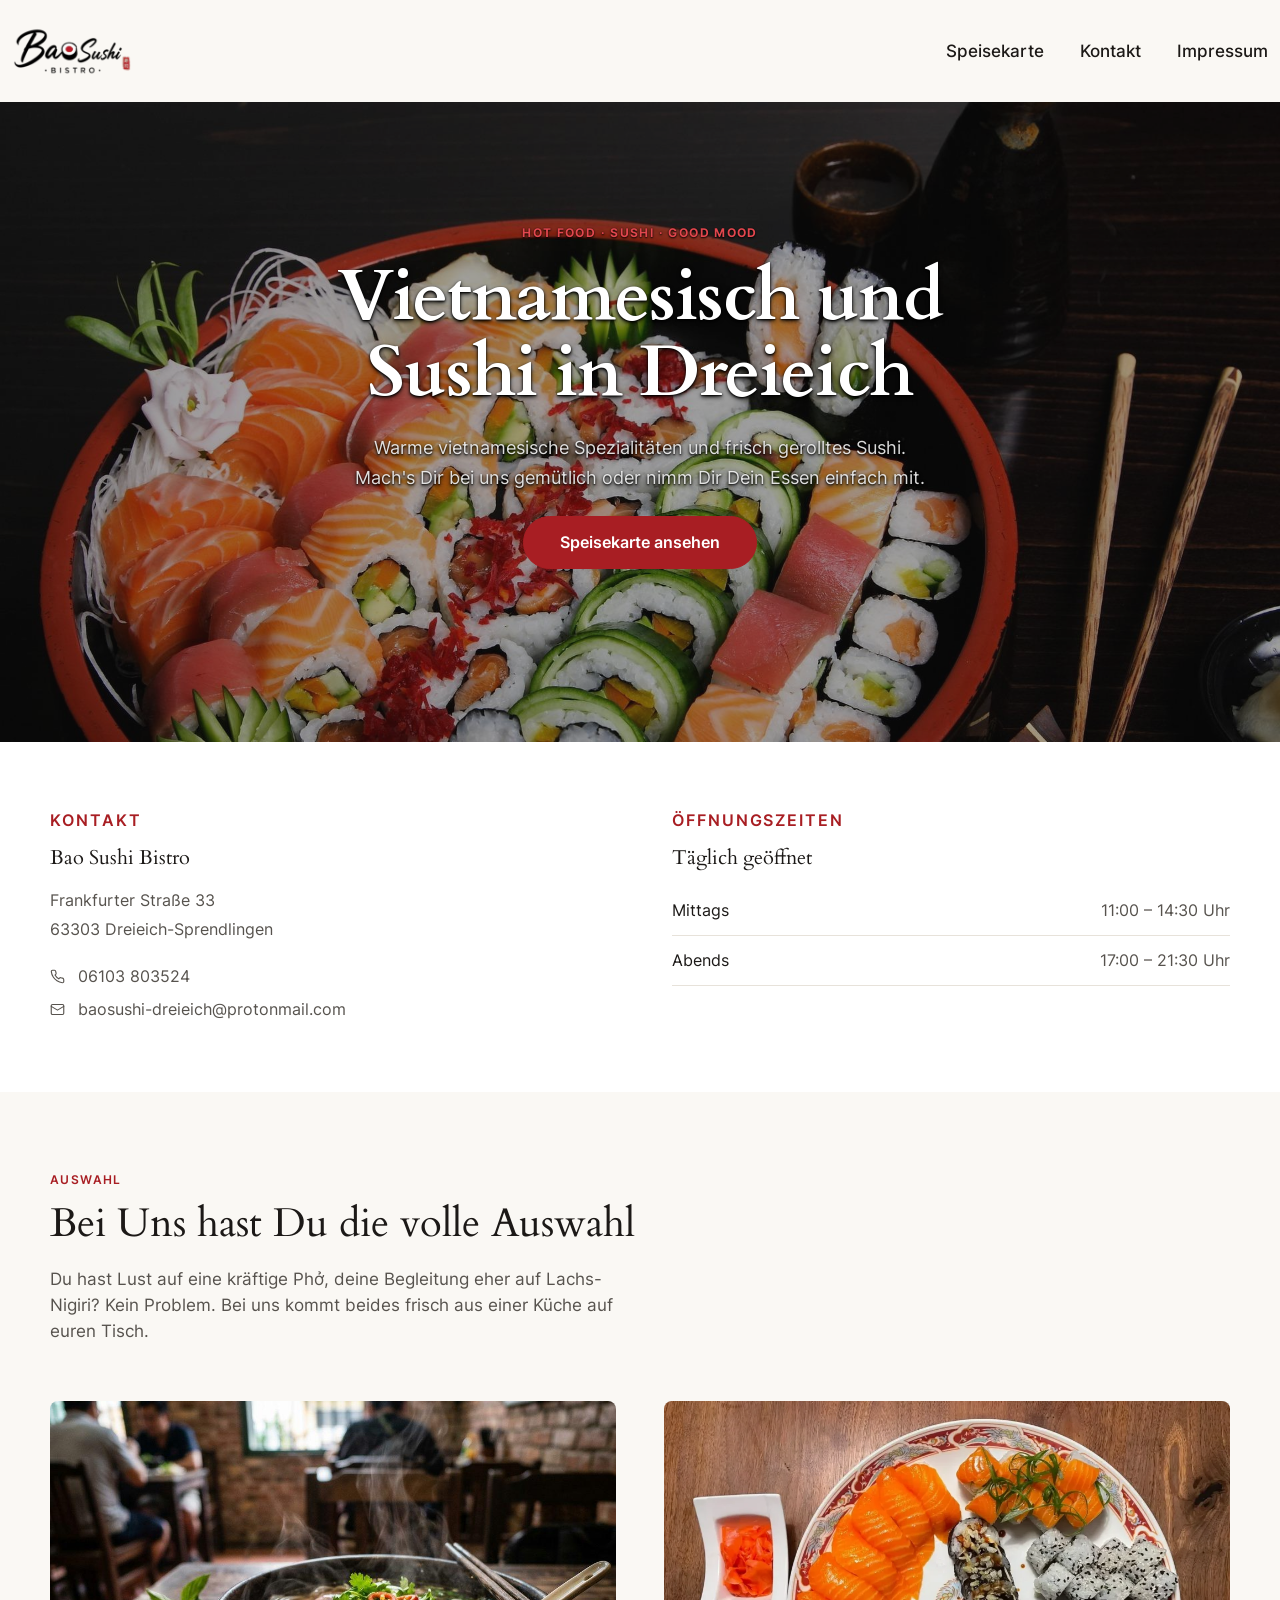
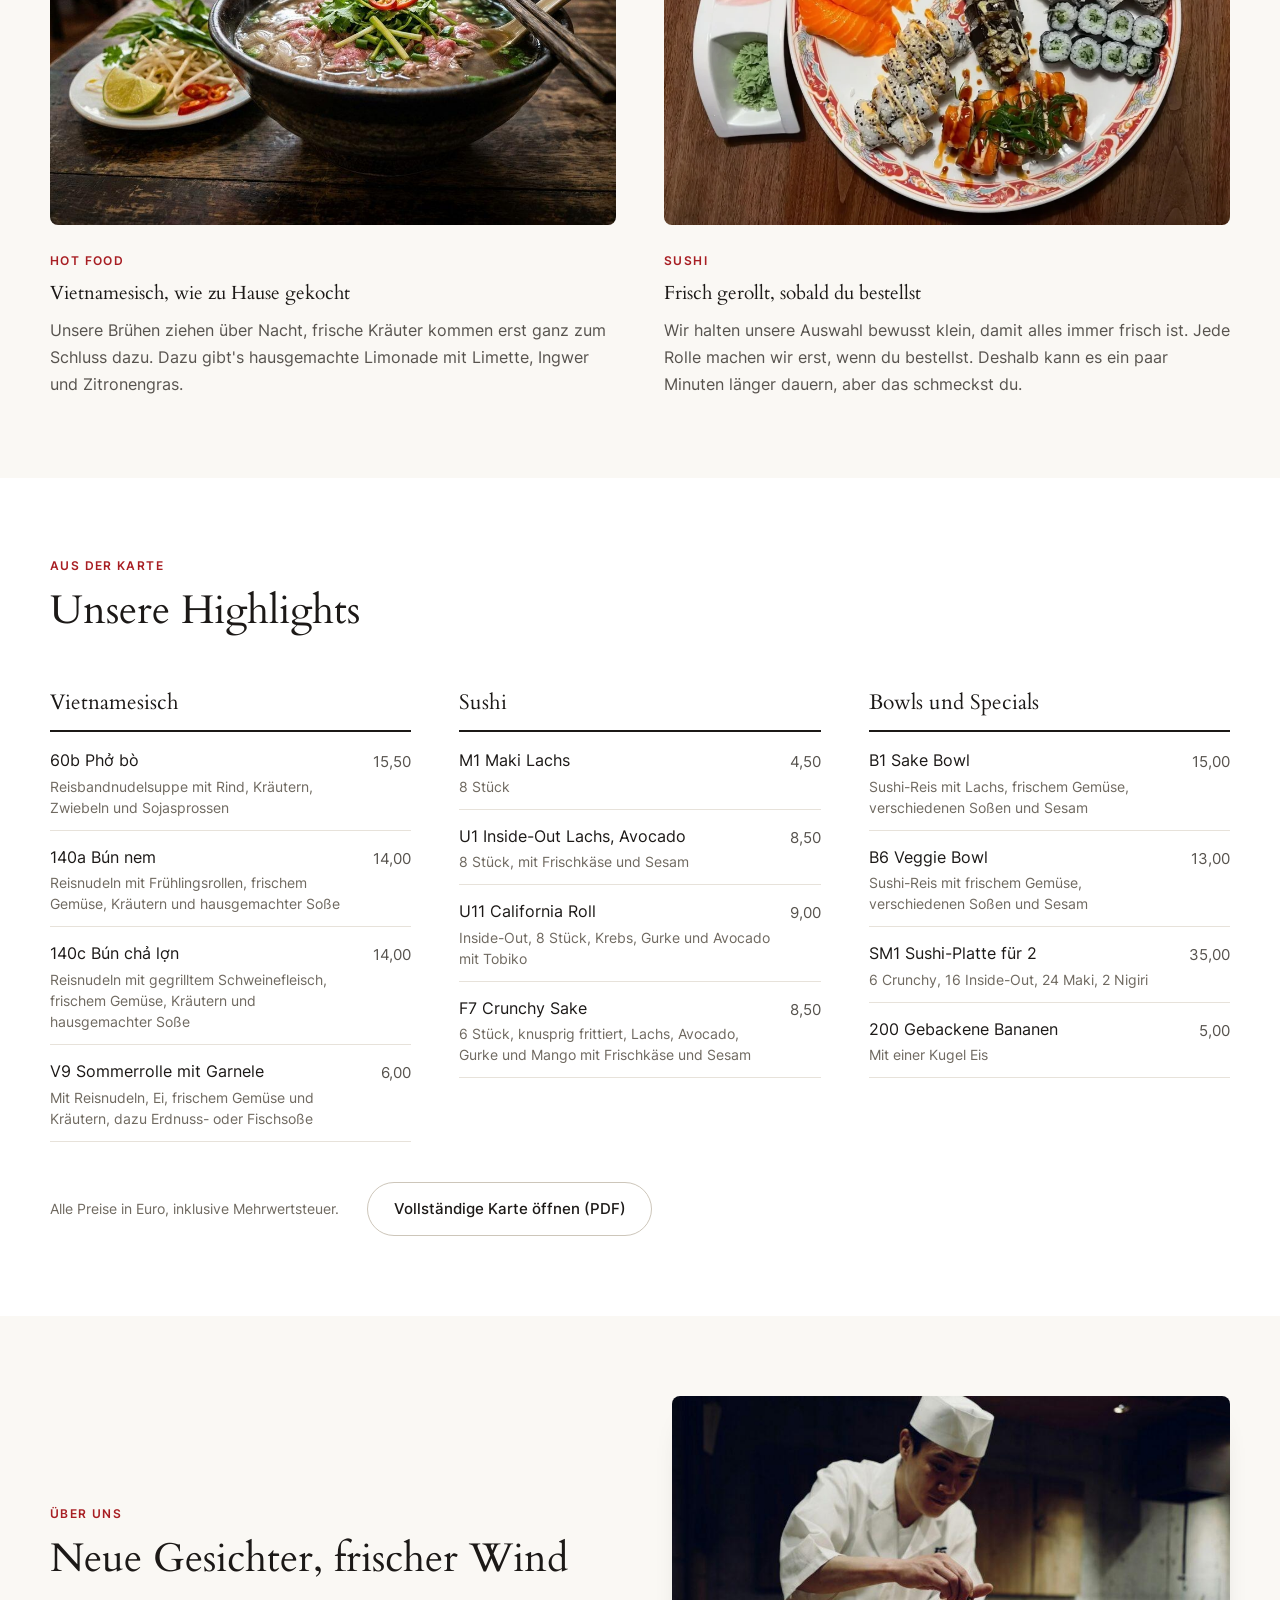
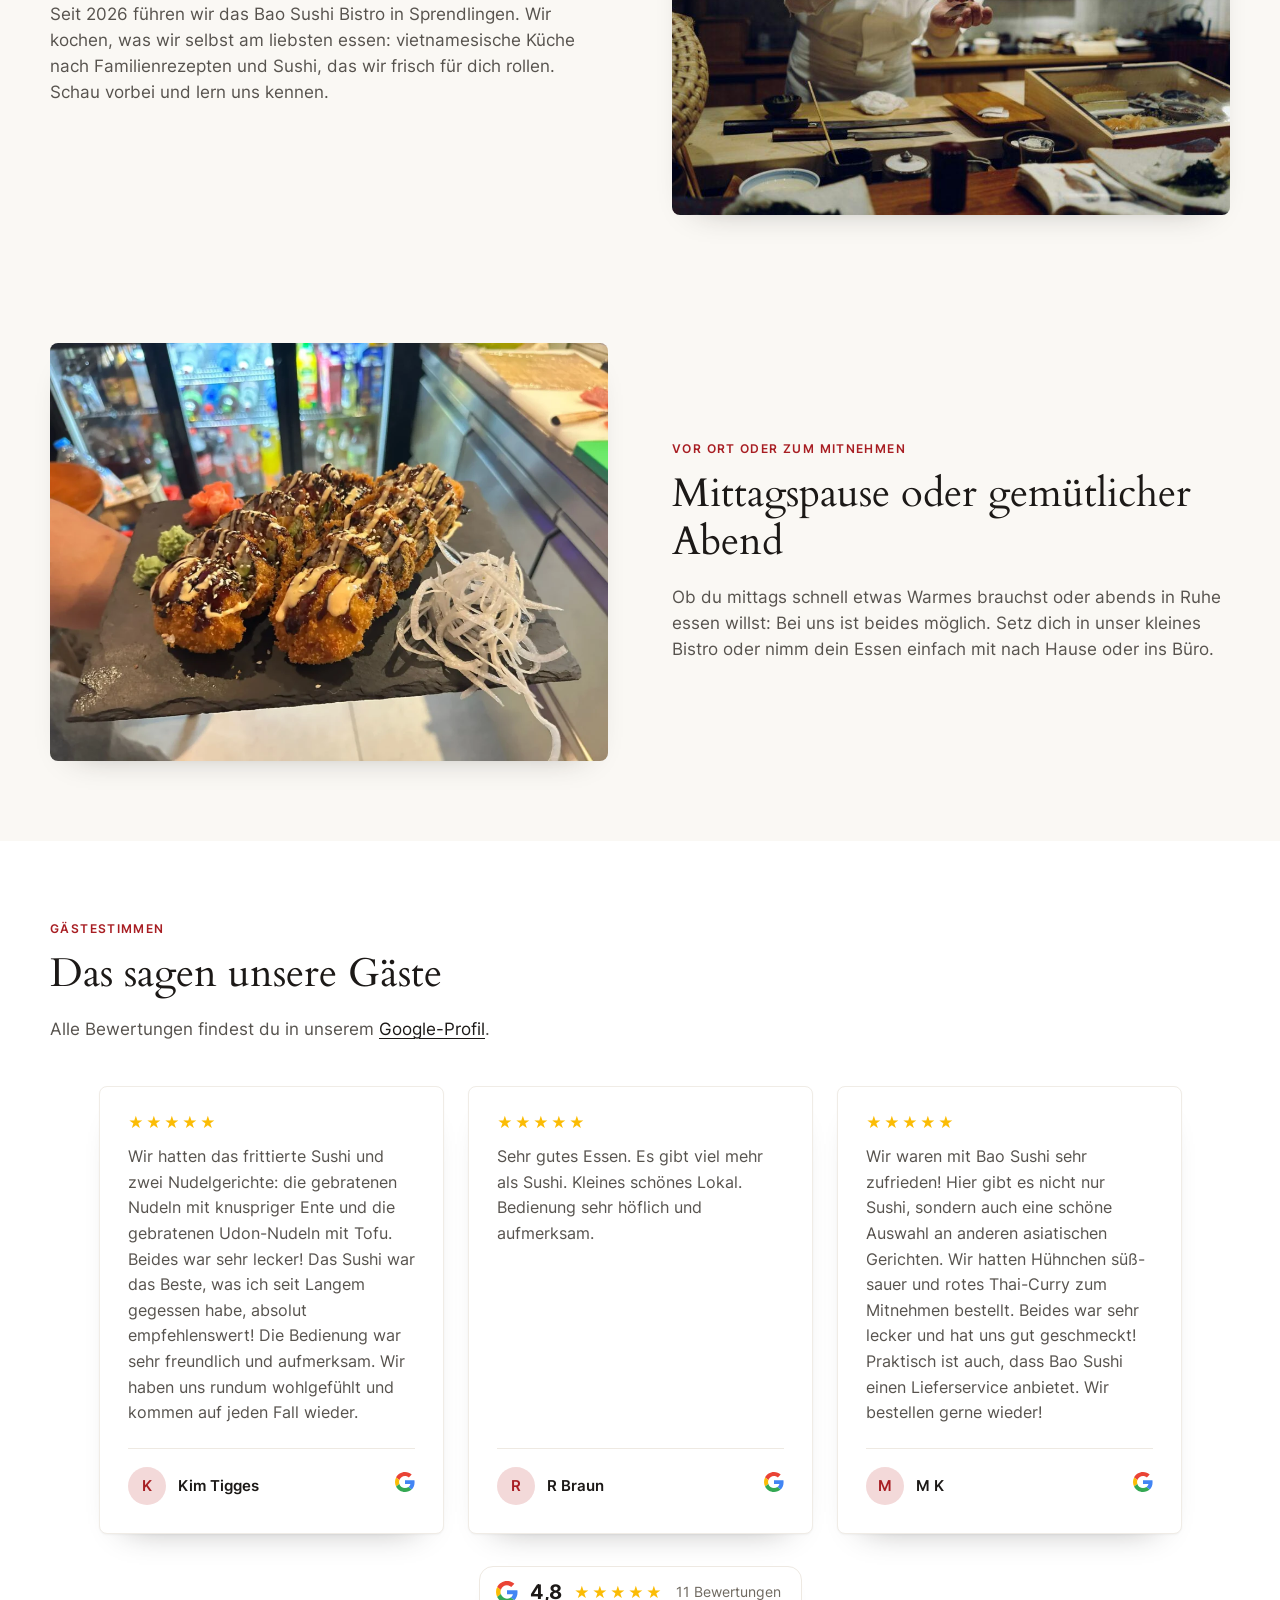
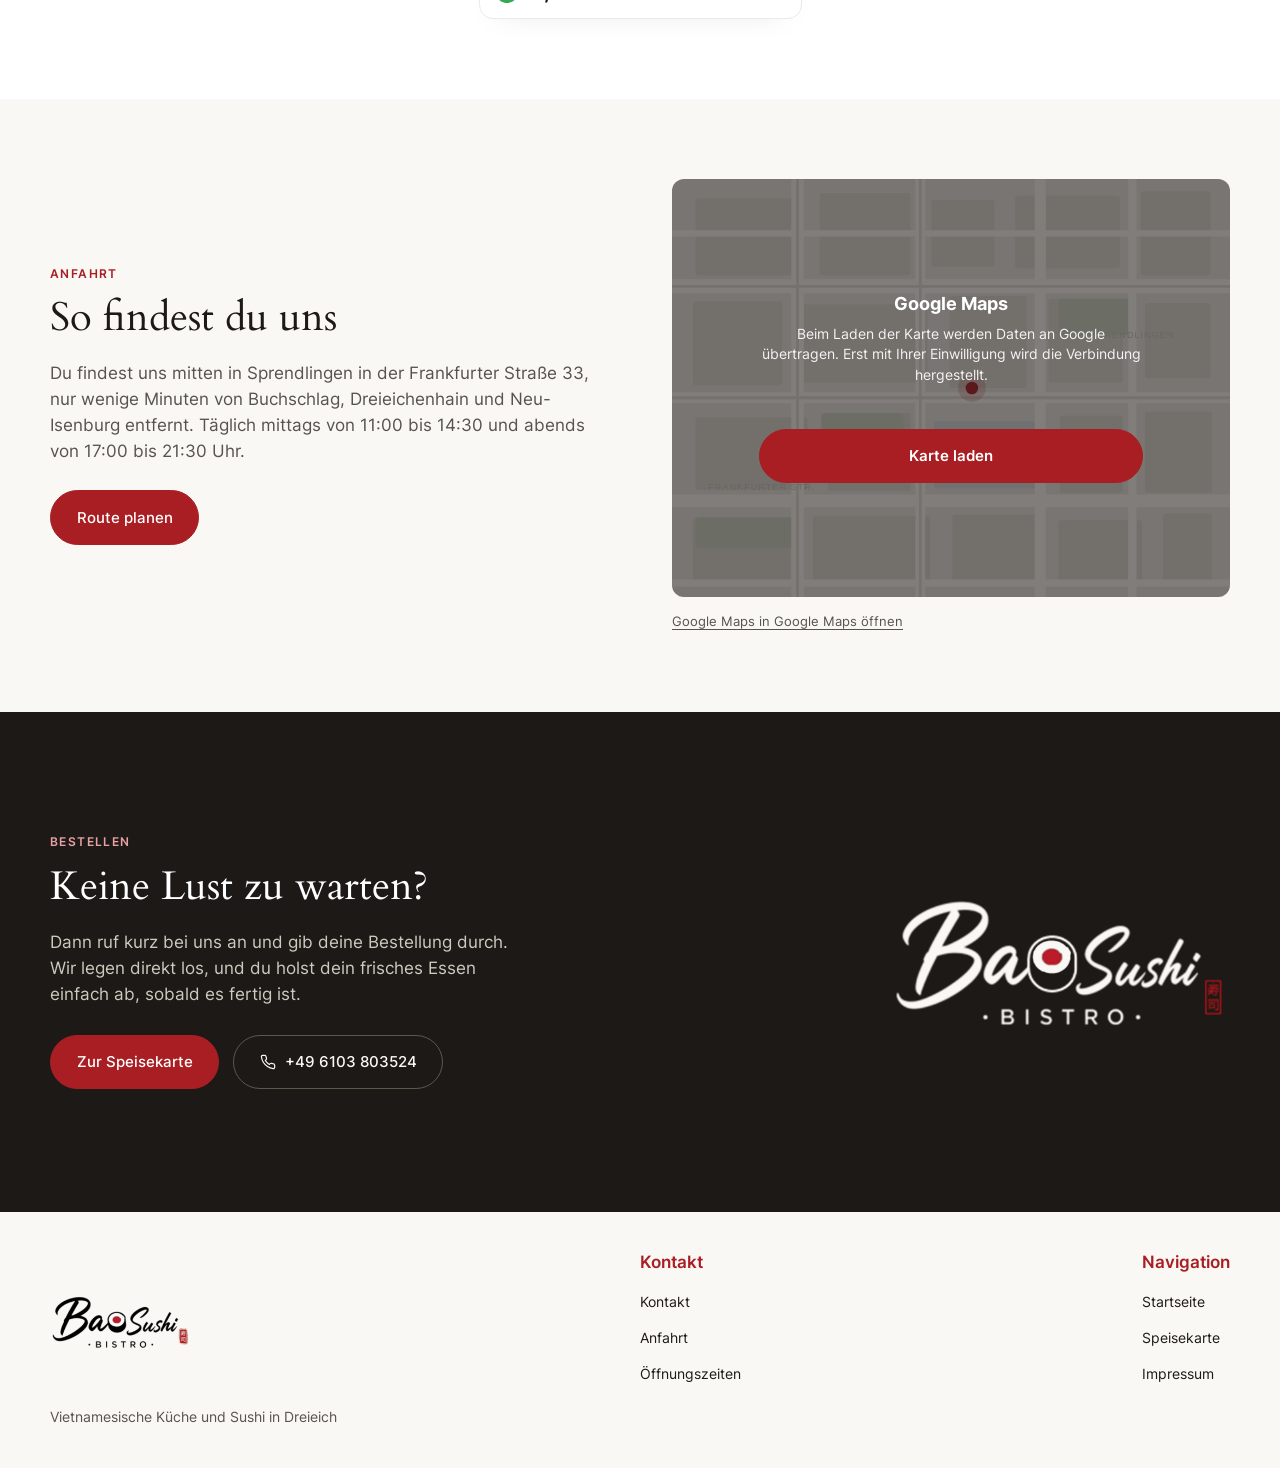
<file: index.html>
<!DOCTYPE html>
<html lang="de">
<head>
  <meta charset="utf-8">
  <meta name="viewport" content="width=device-width, initial-scale=1">
  <title>Sushi &amp; vietnamesische Küche in Dreieich | Bao Sushi Bistro</title>
  <meta name="description" content="Bao Sushi Bistro Dreieich: frisch gerolltes Sushi und vietnamesische Spezialitäten in Sprendlingen. Di–So geöffnet – mittags, abends und zum Mitnehmen.">
  <meta name="geo.region" content="DE-HE">
  <meta name="geo.placename" content="Dreieich-Sprendlingen">
  <meta name="geo.position" content="50.0220519;8.6956673">
  <meta name="ICBM" content="50.0220519, 8.6956673">
  <link rel="canonical" href="https://baosushi-dreieich.de/">
  <meta property="og:type" content="website">
  <meta property="og:site_name" content="Bao Sushi Bistro">
  <meta property="og:locale" content="de_DE">
  <meta property="og:url" content="https://baosushi-dreieich.de/">
  <meta property="og:title" content="Sushi &amp; vietnamesische Küche in Dreieich | Bao Sushi Bistro">
  <meta property="og:description" content="Bao Sushi Bistro Dreieich: frisch gerolltes Sushi und vietnamesische Spezialitäten in Sprendlingen. Di–So geöffnet – mittags, abends und zum Mitnehmen.">
  <meta property="og:image" content="https://baosushi-dreieich.de/assets/img/hero-sushi.jpg">
  <meta property="og:image:width" content="1920">
  <meta property="og:image:height" content="1280">
  <meta property="og:image:alt" content="Frisch gerolltes Sushi auf einer Platte im Bao Sushi Bistro Dreieich">
  <link rel="icon" href="/favicon.ico" sizes="48x48">
  <link rel="icon" href="assets/img/favicon-96.png" type="image/png" sizes="96x96">
  <link rel="icon" href="assets/img/favicon.png" type="image/png" sizes="32x32">
  <link rel="apple-touch-icon" href="assets/img/logo.png">
  <link rel="preload" href="assets/fonts/cardo-400.woff2" as="font" type="font/woff2" crossorigin>
  <link rel="preload" href="assets/fonts/inter-var.woff2" as="font" type="font/woff2" crossorigin>
  <link rel="preload" href="assets/img/hero-sushi.jpg" as="image">
  <link rel="stylesheet" href="css/styles.css">
  <script type="application/ld+json">
{
  "@context": "https://schema.org",
  "@graph": [
    {
      "@type": "Restaurant",
      "@id": "https://baosushi-dreieich.de/#restaurant",
      "name": "Bao Sushi Bistro",
      "alternateName": "Bao-Sushi",
      "description": "Frisch gerolltes Sushi und warme vietnamesische Spezialitäten in Dreieich-Sprendlingen – mittags, abends und zum Mitnehmen.",
      "url": "https://baosushi-dreieich.de/",
      "telephone": "+49 6103 803524",
      "email": "baosushi-dreieich@protonmail.com",
      "logo": {
        "@type": "ImageObject",
        "url": "https://baosushi-dreieich.de/assets/img/logo-big.png",
        "width": 1024,
        "height": 1024
      },
      "image": [
        "https://baosushi-dreieich.de/assets/img/hero-sushi.jpg",
        "https://baosushi-dreieich.de/assets/img/hero-pho.jpg",
        "https://baosushi-dreieich.de/assets/img/sushi-tray.jpg"
      ],
      "address": {
        "@type": "PostalAddress",
        "streetAddress": "Frankfurter Straße 33",
        "addressLocality": "Dreieich",
        "addressRegion": "Hessen",
        "postalCode": "63303",
        "addressCountry": "DE"
      },
      "geo": {
        "@type": "GeoCoordinates",
        "latitude": 50.022051919299955,
        "longitude": 8.695667342208012
      },
      "hasMap": "https://www.google.com/maps/search/?api=1&query=50.022051919299955,8.695667342208012",
      "openingHoursSpecification": [
        {
          "@type": "OpeningHoursSpecification",
          "dayOfWeek": [
            "Monday",
            "Tuesday",
            "Wednesday",
            "Thursday",
            "Friday",
            "Saturday",
            "Sunday"
          ],
          "opens": "11:00",
          "closes": "14:30"
        },
        {
          "@type": "OpeningHoursSpecification",
          "dayOfWeek": [
            "Monday",
            "Tuesday",
            "Wednesday",
            "Thursday",
            "Friday",
            "Saturday",
            "Sunday"
          ],
          "opens": "17:00",
          "closes": "21:30"
        }
      ],
      "servesCuisine": [
        "Japanese",
        "Sushi",
        "Vietnamese"
      ],
      "priceRange": "€€",
      "currenciesAccepted": "EUR",
      "acceptsReservations": "True",
      "menu": "https://baosushi-dreieich.de/#speisekarte",
      "sameAs": [
        "https://maps.app.goo.gl/uJXsNeZdbAQcejPR8"
      ]
    },
    {
      "@type": "WebSite",
      "@id": "https://baosushi-dreieich.de/#website",
      "url": "https://baosushi-dreieich.de/",
      "name": "Bao Sushi Bistro",
      "description": "Sushi und vietnamesische Küche in Dreieich-Sprendlingen.",
      "inLanguage": "de-DE",
      "publisher": {
        "@id": "https://baosushi-dreieich.de/#restaurant"
      }
    },
    {
      "@type": "BreadcrumbList",
      "@id": "https://baosushi-dreieich.de/#breadcrumb",
      "itemListElement": [
        {
          "@type": "ListItem",
          "position": 1,
          "name": "Startseite",
          "item": "https://baosushi-dreieich.de/"
        }
      ]
    }
  ]
}
  </script>
</head>
<body>
  <a class="skip-link" href="#main">Zum Inhalt springen</a>

  <header class="site-header">
    <div class="shell header-inner">
      <a class="brand" href="index.html" aria-label="Bao-Sushi – Startseite">
        <img src="assets/img/logo.png" width="120" height="120" alt="">
      </a>

      <button class="nav-toggle" type="button" data-nav-toggle aria-expanded="false" aria-controls="site-nav" aria-label="Menü öffnen">
        <svg xmlns="http://www.w3.org/2000/svg" viewBox="0 0 24 24" fill="none" stroke="currentColor" stroke-width="1.8" stroke-linecap="round" aria-hidden="true">
          <path d="M4 7h16M4 12h16M4 17h16"/>
        </svg>
      </button>

      <nav class="site-nav" id="site-nav" aria-label="Hauptnavigation">
        <button class="nav-close" type="button" data-nav-close aria-label="Menü schließen">
          <svg xmlns="http://www.w3.org/2000/svg" viewBox="0 0 24 24" fill="none" stroke="currentColor" stroke-width="1.8" stroke-linecap="round" aria-hidden="true">
            <path d="M6 6l12 12M18 6L6 18"/>
          </svg>
        </button>
        <a href="#speisekarte">Speisekarte</a>
        <a href="kontakt.html">Kontakt</a>
        <a href="impressum.html">Impressum</a>
      </nav>

      <div class="nav-backdrop" data-nav-backdrop></div>
    </div>
  </header>

  <main id="main">
    <!-- Hero -->
    <section class="hero">
      <div class="hero__bg" aria-hidden="true">
        <img class="hero__slide is-active" src="assets/img/hero-sushi.jpg" width="1920" height="1280" alt="" fetchpriority="high">
        <img class="hero__slide" src="assets/img/hero-pho.jpg" width="1920" height="1280" alt="" fetchpriority="low">
      </div>
      <div class="hero__inner">
        <p class="eyebrow">Hot Food · Sushi · Good Mood</p>
        <h1>Vietnamesisch und Sushi in Dreieich</h1>
        <p class="hero__text">Warme vietnamesische Spezialitäten und frisch gerolltes Sushi. Mach's Dir bei uns gemütlich oder nimm Dir Dein Essen einfach mit.</p>
        <div class="hero__actions">
          <a class="btn btn--primary" href="#speisekarte">Speisekarte ansehen</a>
        </div>
      </div>
    </section>

    <!-- Contact + opening hours -->
    <section class="section section--white info">
      <div class="shell info__grid">
        <div>
          <p class="eyebrow">Kontakt</p>
          <h3>Bao Sushi Bistro</h3>
          <p>Frankfurter Straße 33<br>63303 Dreieich-Sprendlingen</p>
          <div class="info__contact-lines">
            <p>
              <svg class="icon" xmlns="http://www.w3.org/2000/svg" viewBox="0 0 24 24" fill="none" stroke="currentColor" stroke-width="1.8" stroke-linecap="round" stroke-linejoin="round" aria-hidden="true">
                <path d="M22 16.9v3a2 2 0 0 1-2.2 2 19.8 19.8 0 0 1-8.6-3.1 19.5 19.5 0 0 1-6-6A19.8 19.8 0 0 1 2.1 4.2 2 2 0 0 1 4.1 2h3a2 2 0 0 1 2 1.7c.1.9.3 1.8.6 2.7a2 2 0 0 1-.5 2.1L8 9.7a16 16 0 0 0 6 6l1.2-1.2a2 2 0 0 1 2.1-.5c.9.3 1.8.5 2.7.6a2 2 0 0 1 1.7 2z"/>
              </svg>
              <a href="tel:+496103803524">06103 803524</a>
            </p>
            <p>
              <svg class="icon" xmlns="http://www.w3.org/2000/svg" viewBox="0 0 24 24" fill="none" stroke="currentColor" stroke-width="1.8" stroke-linecap="round" stroke-linejoin="round" aria-hidden="true">
                <rect x="2" y="4" width="20" height="16" rx="2"/>
                <path d="m2 7 10 6 10-6"/>
              </svg>
              <a href="mailto:baosushi-dreieich@protonmail.com">baosushi-dreieich@protonmail.com</a>
            </p>
          </div>
        </div>

        <div id="oeffnungszeiten">
          <p class="eyebrow">Öffnungszeiten</p>
          <h3>Täglich geöffnet</h3>
          <div class="hours">
            <div class="hours__row"><span>Mittags</span><span>11:00 – 14:30 Uhr</span></div>
            <div class="hours__row"><span>Abends</span><span>17:00 – 21:30 Uhr</span></div>
          </div>
        </div>
      </div>
    </section>

    <!-- Two kitchens -->
    <section class="section section--cream">
      <div class="shell">
        <div class="section-head">
          <p class="eyebrow">Auswahl</p>
          <h2>Bei Uns hast Du die volle Auswahl</h2>
          <p class="lede">Du hast Lust auf eine kräftige Phở, deine Begleitung eher auf Lachs-Nigiri? Kein Problem. Bei uns kommt beides frisch aus einer Küche auf euren Tisch.</p>
        </div>

        <div class="cards-2">
          <article class="media-card">
            <img src="assets/img/pho-restaurant.jpg" width="1024" height="765" alt="Dampfende Phở bò mit frischen Kräutern und Limette" loading="lazy">
            <p class="eyebrow media-card__label">Hot Food</p>
            <h3>Vietnamesisch, wie zu Hause gekocht</h3>
            <p>Unsere Brühen ziehen über Nacht, frische Kräuter kommen erst ganz zum Schluss dazu. Dazu gibt's hausgemachte Limonade mit Limette, Ingwer und Zitronengras.</p>
          </article>

          <article class="media-card">
            <img src="assets/img/sushi-plate.webp" width="1024" height="768" alt="Sushi-Platte mit Lachs-Nigiri, Gurken-Maki und Inside-Out-Rolls" loading="lazy">
            <p class="eyebrow media-card__label">Sushi</p>
            <h3>Frisch gerollt, sobald du bestellst</h3>
            <p>Wir halten unsere Auswahl bewusst klein, damit alles immer frisch ist. Jede Rolle machen wir erst, wenn du bestellst. Deshalb kann es ein paar Minuten länger dauern, aber das schmeckst du.</p>
          </article>
        </div>
      </div>
    </section>

    <!-- Menu highlights -->
    <section class="section section--white" id="speisekarte">
      <div class="shell">
        <div class="section-head">
          <p class="eyebrow">Aus der Karte</p>
          <h2>Unsere Highlights</h2>
        </div>

        <div class="menu-highlights">
          <div class="menu-col">
            <h3>Vietnamesisch</h3>
            <div class="menu-item">
              <div>
                <div class="menu-item__name">60b Phở bò</div>
                <div class="menu-item__desc">Reisbandnudelsuppe mit Rind, Kräutern, Zwiebeln und Sojasprossen</div>
              </div>
              <span class="menu-item__price">15,50</span>
            </div>
            <div class="menu-item">
              <div>
                <div class="menu-item__name">140a Bún nem</div>
                <div class="menu-item__desc">Reisnudeln mit Frühlingsrollen, frischem Gemüse, Kräutern und hausgemachter Soße</div>
              </div>
              <span class="menu-item__price">14,00</span>
            </div>
            <div class="menu-item">
              <div>
                <div class="menu-item__name">140c Bún chả lợn</div>
                <div class="menu-item__desc">Reisnudeln mit gegrilltem Schweinefleisch, frischem Gemüse, Kräutern und hausgemachter Soße</div>
              </div>
              <span class="menu-item__price">14,00</span>
            </div>
            <div class="menu-item">
              <div>
                <div class="menu-item__name">V9 Sommerrolle mit Garnele</div>
                <div class="menu-item__desc">Mit Reisnudeln, Ei, frischem Gemüse und Kräutern, dazu Erdnuss- oder Fischsoße</div>
              </div>
              <span class="menu-item__price">6,00</span>
            </div>
          </div>

          <div class="menu-col">
            <h3>Sushi</h3>
            <div class="menu-item">
              <div>
                <div class="menu-item__name">M1 Maki Lachs</div>
                <div class="menu-item__desc">8 Stück</div>
              </div>
              <span class="menu-item__price">4,50</span>
            </div>
            <div class="menu-item">
              <div>
                <div class="menu-item__name">U1 Inside-Out Lachs, Avocado</div>
                <div class="menu-item__desc">8 Stück, mit Frischkäse und Sesam</div>
              </div>
              <span class="menu-item__price">8,50</span>
            </div>
            <div class="menu-item">
              <div>
                <div class="menu-item__name">U11 California Roll</div>
                <div class="menu-item__desc">Inside-Out, 8 Stück, Krebs, Gurke und Avocado mit Tobiko</div>
              </div>
              <span class="menu-item__price">9,00</span>
            </div>
            <div class="menu-item">
              <div>
                <div class="menu-item__name">F7 Crunchy Sake</div>
                <div class="menu-item__desc">6 Stück, knusprig frittiert, Lachs, Avocado, Gurke und Mango mit Frischkäse und Sesam</div>
              </div>
              <span class="menu-item__price">8,50</span>
            </div>
          </div>

          <div class="menu-col">
            <h3>Bowls und Specials</h3>
            <div class="menu-item">
              <div>
                <div class="menu-item__name">B1 Sake Bowl</div>
                <div class="menu-item__desc">Sushi-Reis mit Lachs, frischem Gemüse, verschiedenen Soßen und Sesam</div>
              </div>
              <span class="menu-item__price">15,00</span>
            </div>
            <div class="menu-item">
              <div>
                <div class="menu-item__name">B6 Veggie Bowl</div>
                <div class="menu-item__desc">Sushi-Reis mit frischem Gemüse, verschiedenen Soßen und Sesam</div>
              </div>
              <span class="menu-item__price">13,00</span>
            </div>
            <div class="menu-item">
              <div>
                <div class="menu-item__name">SM1 Sushi-Platte für 2</div>
                <div class="menu-item__desc">6 Crunchy, 16 Inside-Out, 24 Maki, 2 Nigiri</div>
              </div>
              <span class="menu-item__price">35,00</span>
            </div>
            <div class="menu-item">
              <div>
                <div class="menu-item__name">200 Gebackene Bananen</div>
                <div class="menu-item__desc">Mit einer Kugel Eis</div>
              </div>
              <span class="menu-item__price">5,00</span>
            </div>
          </div>
        </div>

        <div class="menu-note">
          <p>Alle Preise in Euro, inklusive Mehrwertsteuer.</p>
          <a class="btn btn--outline btn--small" href="assets/pdf/menu-a4-bao-sushi-dreieich.pdf#view=Fit" target="_blank" rel="noopener">Vollständige Karte öffnen (PDF)</a>
        </div>
      </div>
    </section>

    <!-- About -->
    <section class="section section--cream">
      <div class="shell split">
        <div class="split__copy">
          <p class="eyebrow">Über uns</p>
          <h2>Neue Gesichter, frischer Wind</h2>
          <p>Seit 2026 führen wir das Bao Sushi Bistro in Sprendlingen. Wir kochen, was wir selbst am liebsten essen: vietnamesische Küche nach Familienrezepten und Sushi, das wir frisch für dich rollen. Schau vorbei und lern uns kennen.</p>
        </div>
        <div class="split__media">
          <img src="assets/img/chef.jpg" width="1024" height="683" alt="Sushi-Meister bereitet frisches Sushi an der Theke zu" loading="lazy">
        </div>
      </div>
    </section>

    <!-- Takeaway -->
    <section class="section section--cream section--tight-top">
      <div class="shell split split--reverse">
        <div class="split__copy">
          <p class="eyebrow">Vor Ort oder zum Mitnehmen</p>
          <h2>Mittagspause oder gemütlicher Abend</h2>
          <p>Ob du mittags schnell etwas Warmes brauchst oder abends in Ruhe essen willst: Bei uns ist beides möglich. Setz dich in unser kleines Bistro oder nimm dein Essen einfach mit nach Hause oder ins Büro.</p>
        </div>
        <div class="split__media">
          <img src="assets/img/crispy-rolls.webp" width="1024" height="768" alt="Frittierte Crispy Sushi Rolls mit Teriyaki-Sauce und Sesam auf einer Schieferplatte" loading="lazy">
        </div>
      </div>
    </section>

    <!-- Reviews -->
    <section class="section section--white">
      <div class="shell">
        <div class="section-head reviews-head">
          <p class="eyebrow">Gästestimmen</p>
          <h2>Das sagen unsere Gäste</h2>
          <p class="lede">Alle Bewertungen findest du in unserem <a href="https://maps.app.goo.gl/uJXsNeZdbAQcejPR8" target="_blank" rel="noopener">Google-Profil</a>.</p>
        </div>

        <div class="review-grid review-grid--spaced">
          <article class="review">
            <span class="stars" role="img" aria-label="5 von 5 Sternen">★★★★★</span>
            <p>Wir hatten das frittierte Sushi und zwei Nudelgerichte: die gebratenen Nudeln mit knuspriger Ente und die gebratenen Udon-Nudeln mit Tofu. Beides war sehr lecker! Das Sushi war das Beste, was ich seit Langem gegessen habe, absolut empfehlenswert! Die Bedienung war sehr freundlich und aufmerksam. Wir haben uns rundum wohlgefühlt und kommen auf jeden Fall wieder.</p>
            <div class="review__author">
              <span class="avatar" aria-hidden="true">K</span>
              <span class="review__name">Kim Tigges</span>
              <span class="review__source" aria-hidden="true">
                <svg xmlns="http://www.w3.org/2000/svg" viewBox="0 0 48 48" width="20" height="20">
                  <path fill="#EA4335" d="M24 9.5c3.54 0 6.71 1.22 9.21 3.6l6.85-6.85C35.9 2.38 30.47 0 24 0 14.62 0 6.51 5.38 2.56 13.22l7.98 6.19C12.43 13.72 17.74 9.5 24 9.5z"/>
                  <path fill="#4285F4" d="M46.98 24.55c0-1.57-.15-3.09-.38-4.55H24v9.02h12.94c-.58 2.96-2.26 5.48-4.78 7.18l7.73 6c4.51-4.18 7.09-10.36 7.09-17.65z"/>
                  <path fill="#FBBC05" d="M10.53 28.59c-.48-1.45-.76-2.99-.76-4.59s.27-3.14.76-4.59l-7.98-6.19C.92 16.46 0 20.12 0 24c0 3.88.92 7.54 2.56 10.78l7.97-6.19z"/>
                  <path fill="#34A853" d="M24 48c6.48 0 11.93-2.13 15.89-5.81l-7.73-6c-2.15 1.45-4.92 2.3-8.16 2.3-6.26 0-11.57-4.22-13.47-9.91l-7.98 6.19C6.51 42.62 14.62 48 24 48z"/>
                </svg>
              </span>
            </div>
          </article>

          <article class="review">
            <span class="stars" role="img" aria-label="5 von 5 Sternen">★★★★★</span>
            <p>Sehr gutes Essen. Es gibt viel mehr als Sushi. Kleines schönes Lokal. Bedienung sehr höflich und aufmerksam.</p>
            <div class="review__author">
              <span class="avatar" aria-hidden="true">R</span>
              <span class="review__name">R Braun</span>
              <span class="review__source" aria-hidden="true">
                <svg xmlns="http://www.w3.org/2000/svg" viewBox="0 0 48 48" width="20" height="20">
                  <path fill="#EA4335" d="M24 9.5c3.54 0 6.71 1.22 9.21 3.6l6.85-6.85C35.9 2.38 30.47 0 24 0 14.62 0 6.51 5.38 2.56 13.22l7.98 6.19C12.43 13.72 17.74 9.5 24 9.5z"/>
                  <path fill="#4285F4" d="M46.98 24.55c0-1.57-.15-3.09-.38-4.55H24v9.02h12.94c-.58 2.96-2.26 5.48-4.78 7.18l7.73 6c4.51-4.18 7.09-10.36 7.09-17.65z"/>
                  <path fill="#FBBC05" d="M10.53 28.59c-.48-1.45-.76-2.99-.76-4.59s.27-3.14.76-4.59l-7.98-6.19C.92 16.46 0 20.12 0 24c0 3.88.92 7.54 2.56 10.78l7.97-6.19z"/>
                  <path fill="#34A853" d="M24 48c6.48 0 11.93-2.13 15.89-5.81l-7.73-6c-2.15 1.45-4.92 2.3-8.16 2.3-6.26 0-11.57-4.22-13.47-9.91l-7.98 6.19C6.51 42.62 14.62 48 24 48z"/>
                </svg>
              </span>
            </div>
          </article>

          <article class="review">
            <span class="stars" role="img" aria-label="5 von 5 Sternen">★★★★★</span>
            <p>Wir waren mit Bao Sushi sehr zufrieden! Hier gibt es nicht nur Sushi, sondern auch eine schöne Auswahl an anderen asiatischen Gerichten. Wir hatten Hühnchen süß-sauer und rotes Thai-Curry zum Mitnehmen bestellt. Beides war sehr lecker und hat uns gut geschmeckt! Praktisch ist auch, dass Bao Sushi einen Lieferservice anbietet. Wir bestellen gerne wieder!</p>
            <div class="review__author">
              <span class="avatar" aria-hidden="true">M</span>
              <span class="review__name">M K</span>
              <span class="review__source" aria-hidden="true">
                <svg xmlns="http://www.w3.org/2000/svg" viewBox="0 0 48 48" width="20" height="20">
                  <path fill="#EA4335" d="M24 9.5c3.54 0 6.71 1.22 9.21 3.6l6.85-6.85C35.9 2.38 30.47 0 24 0 14.62 0 6.51 5.38 2.56 13.22l7.98 6.19C12.43 13.72 17.74 9.5 24 9.5z"/>
                  <path fill="#4285F4" d="M46.98 24.55c0-1.57-.15-3.09-.38-4.55H24v9.02h12.94c-.58 2.96-2.26 5.48-4.78 7.18l7.73 6c4.51-4.18 7.09-10.36 7.09-17.65z"/>
                  <path fill="#FBBC05" d="M10.53 28.59c-.48-1.45-.76-2.99-.76-4.59s.27-3.14.76-4.59l-7.98-6.19C.92 16.46 0 20.12 0 24c0 3.88.92 7.54 2.56 10.78l7.97-6.19z"/>
                  <path fill="#34A853" d="M24 48c6.48 0 11.93-2.13 15.89-5.81l-7.73-6c-2.15 1.45-4.92 2.3-8.16 2.3-6.26 0-11.57-4.22-13.47-9.91l-7.98 6.19C6.51 42.62 14.62 48 24 48z"/>
                </svg>
              </span>
            </div>
          </article>
        </div>
        <div class="rating-wrap">
          <a class="rating" href="https://maps.app.goo.gl/uJXsNeZdbAQcejPR8" target="_blank" rel="noopener">
            <svg xmlns="http://www.w3.org/2000/svg" viewBox="0 0 48 48" width="22" height="22" aria-hidden="true">
              <path fill="#EA4335" d="M24 9.5c3.54 0 6.71 1.22 9.21 3.6l6.85-6.85C35.9 2.38 30.47 0 24 0 14.62 0 6.51 5.38 2.56 13.22l7.98 6.19C12.43 13.72 17.74 9.5 24 9.5z"/>
              <path fill="#4285F4" d="M46.98 24.55c0-1.57-.15-3.09-.38-4.55H24v9.02h12.94c-.58 2.96-2.26 5.48-4.78 7.18l7.73 6c4.51-4.18 7.09-10.36 7.09-17.65z"/>
              <path fill="#FBBC05" d="M10.53 28.59c-.48-1.45-.76-2.99-.76-4.59s.27-3.14.76-4.59l-7.98-6.19C.92 16.46 0 20.12 0 24c0 3.88.92 7.54 2.56 10.78l7.97-6.19z"/>
              <path fill="#34A853" d="M24 48c6.48 0 11.93-2.13 15.89-5.81l-7.73-6c-2.15 1.45-4.92 2.3-8.16 2.3-6.26 0-11.57-4.22-13.47-9.91l-7.98 6.19C6.51 42.62 14.62 48 24 48z"/>
            </svg>
            <span class="rating__score">4,8</span>
            <span class="stars" role="img" aria-label="4,8 von 5 Sternen">★★★★★</span>
            <span class="rating__count">11 Bewertungen</span>
          </a>
        </div>

      </div>
    </section>

    <!-- Directions -->
    <section class="section section--cream" id="anfahrt">
      <div class="shell split">
        <div class="split__copy">
          <p class="eyebrow">Anfahrt</p>
          <h2>So findest du uns</h2>
          <p>Du findest uns mitten in Sprendlingen in der Frankfurter Straße 33, nur wenige Minuten von Buchschlag, Dreieichenhain und Neu-Isenburg entfernt. Täglich mittags von 11:00 bis 14:30 und abends von 17:00 bis 21:30 Uhr.</p>
          <a class="btn btn--primary btn--small" href="https://maps.app.goo.gl/D1BH2muuBQ46mqYa6" target="_blank" rel="noopener">Route planen</a>
        </div>

        <div>
          <div class="map" data-map data-map-src="https://www.google.com/maps?q=50.022051919299955,8.695667342208012&amp;z=18&amp;hl=de&amp;output=embed">
            <div class="map__consent">
              <h3>Google Maps</h3>
              <p>Beim Laden der Karte werden Daten an Google übertragen. Erst mit Ihrer Einwilligung wird die Verbindung hergestellt.</p>
              <button class="btn btn--primary" type="button" data-map-load>Karte laden</button>
            </div>
          </div>
          <p class="map__caption">
            <a href="https://www.google.com/maps/search/?api=1&amp;query=50.022051919299955,8.695667342208012" target="_blank" rel="noopener noreferrer">Google Maps <span>in Google Maps öffnen</span></a>
          </p>
        </div>
      </div>
    </section>

    <!-- Order CTA -->
    <section class="cta" id="bestellen">
      <div class="shell cta__grid">
        <div>
          <p class="eyebrow eyebrow--light">Bestellen</p>
          <h2>Keine Lust zu warten?</h2>
          <p>Dann ruf kurz bei uns an und gib deine Bestellung durch. Wir legen direkt los, und du holst dein frisches Essen einfach ab, sobald es fertig ist.</p>
          <div class="cta__actions">
            <a class="btn btn--primary" href="#speisekarte">Zur Speisekarte</a>
            <a class="btn btn--ghost" href="tel:+496103803524">
              <svg xmlns="http://www.w3.org/2000/svg" viewBox="0 0 24 24" fill="none" stroke="currentColor" stroke-width="1.8" stroke-linecap="round" stroke-linejoin="round" aria-hidden="true">
                <path d="M22 16.9v3a2 2 0 0 1-2.2 2 19.8 19.8 0 0 1-8.6-3.1 19.5 19.5 0 0 1-6-6A19.8 19.8 0 0 1 2.1 4.2 2 2 0 0 1 4.1 2h3a2 2 0 0 1 2 1.7c.1.9.3 1.8.6 2.7a2 2 0 0 1-.5 2.1L8 9.7a16 16 0 0 0 6 6l1.2-1.2a2 2 0 0 1 2.1-.5c.9.3 1.8.5 2.7.6a2 2 0 0 1 1.7 2z"/>
              </svg>
              +49 6103 803524
            </a>
          </div>
        </div>
        <img class="cta__logo" src="assets/img/logo-big-light.png" width="1024" height="1024" alt="Bao-Sushi Bistro Logo" loading="lazy">
      </div>
    </section>
  </main>

  <footer class="site-footer">
    <div class="shell footer__grid">
      <div class="footer__brand-block">
        <a class="footer__brand" href="index.html" aria-label="Bao-Sushi – Startseite">
          <img src="assets/img/logo.png" width="140" height="140" alt="">
        </a>
        <p class="footer__tagline">Vietnamesische Küche und Sushi in Dreieich</p>
      </div>

      <div class="footer">
        <h3>Kontakt</h3>
        <ul class="footer__links">
          <li><a href="kontakt.html">Kontakt</a></li>
          <li><a href="index.html#anfahrt">Anfahrt</a></li>
          <li><a href="index.html#oeffnungszeiten">Öffnungszeiten</a></li>
        </ul>
      </div>

      <div class="footer">
        <h3>Navigation</h3>
        <ul class="footer__links">
          <li><a href="index.html">Startseite</a></li>
          <li><a href="#speisekarte">Speisekarte</a></li>
          <li><a href="impressum.html">Impressum</a></li>
        </ul>
      </div>
    </div>
  </footer>

  <script src="js/main.js"></script>
</body>
</html>
</file>
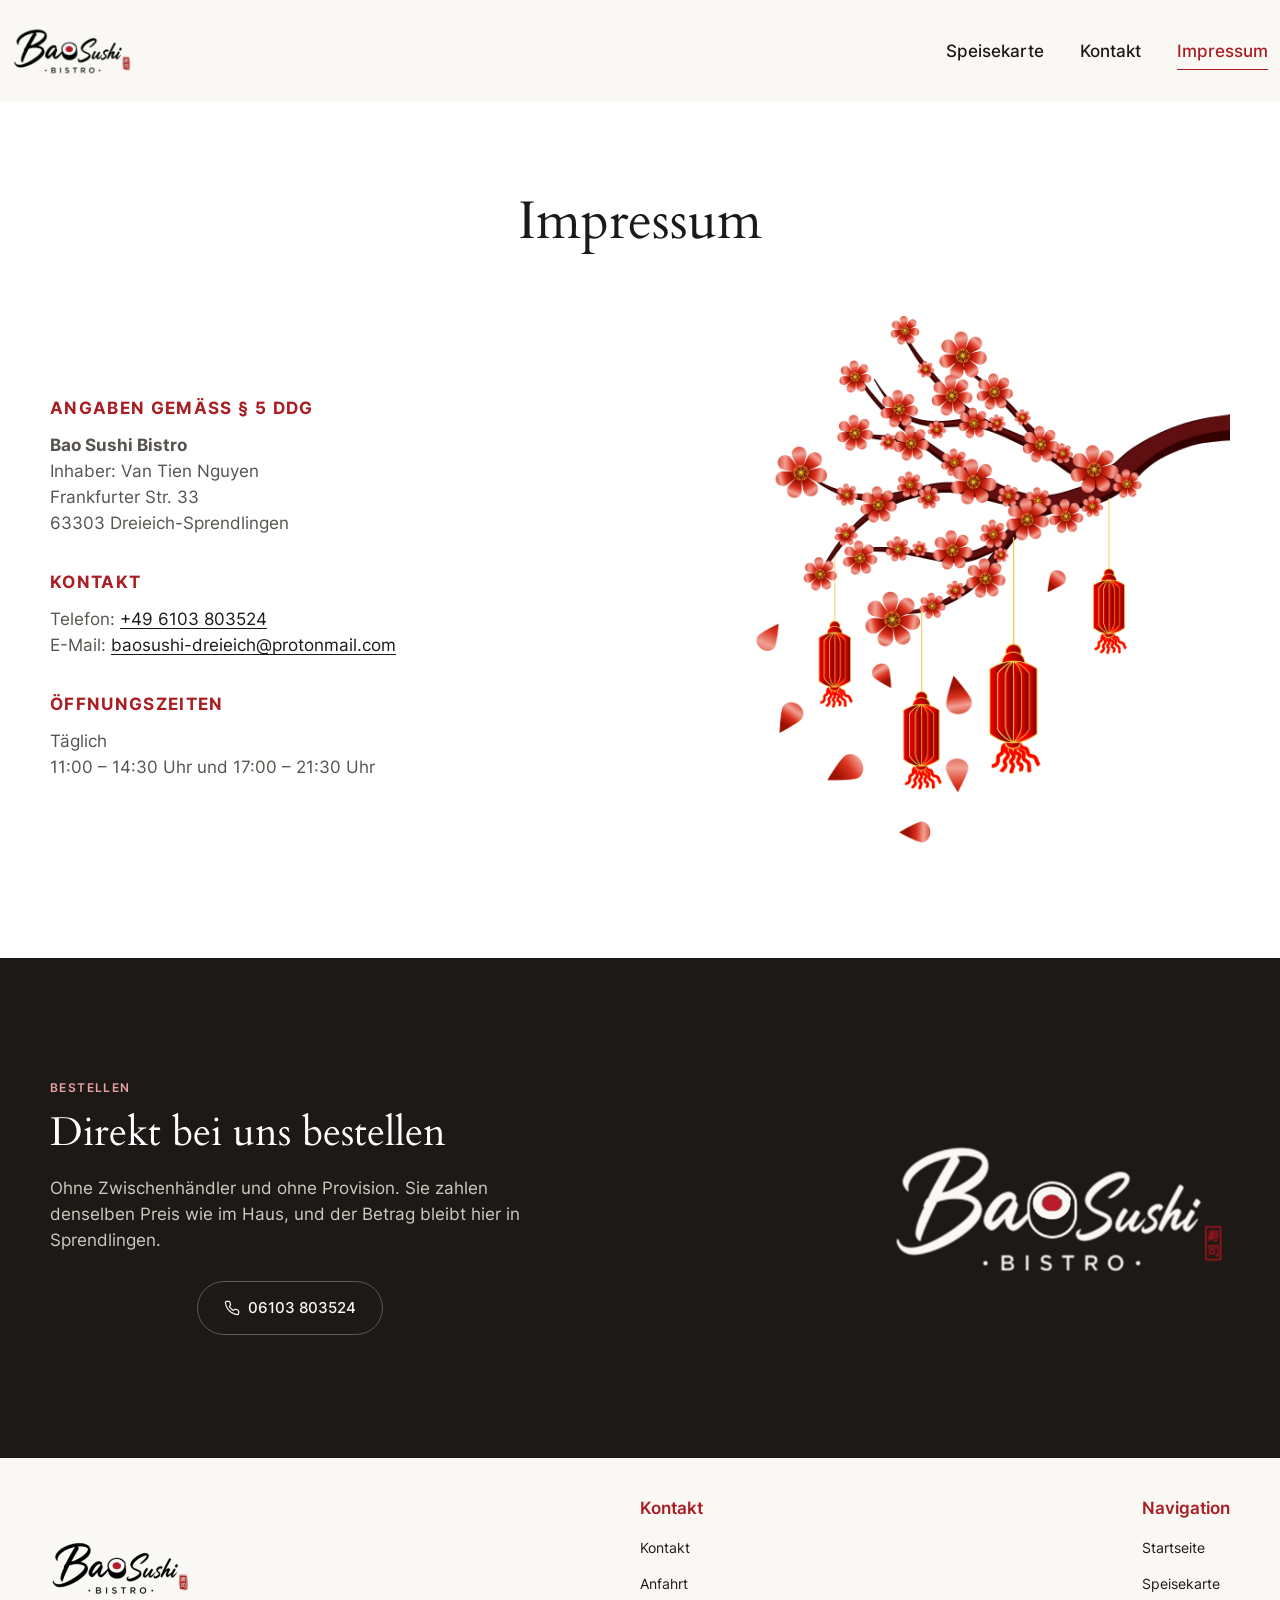
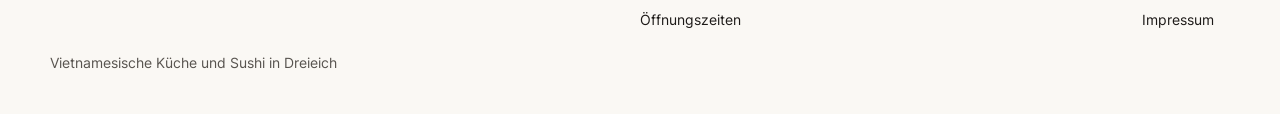
<file: impressum.html>
<!DOCTYPE html>
<html lang="de">
<head>
  <meta charset="utf-8">
  <meta name="viewport" content="width=device-width, initial-scale=1">
  <title>Impressum | Bao Sushi Bistro Dreieich</title>
  <meta name="description" content="Impressum des Bao Sushi Bistro in Dreieich-Sprendlingen mit Angaben gemäß § 5 DDG und Kontaktdaten.">
  <link rel="canonical" href="https://baosushi-dreieich.de/impressum.html">
  <link rel="icon" href="/favicon.ico" sizes="48x48">
  <link rel="icon" href="assets/img/favicon-96.png" type="image/png" sizes="96x96">
  <link rel="icon" href="assets/img/favicon.png" type="image/png" sizes="32x32">
  <link rel="apple-touch-icon" href="assets/img/logo.png">
  <link rel="preload" href="assets/fonts/cardo-400.woff2" as="font" type="font/woff2" crossorigin>
  <link rel="preload" href="assets/fonts/inter-var.woff2" as="font" type="font/woff2" crossorigin>
  <link rel="stylesheet" href="css/styles.css">
</head>
<body>
  <a class="skip-link" href="#main">Zum Inhalt springen</a>

  <header class="site-header">
    <div class="shell header-inner">
      <a class="brand" href="index.html" aria-label="Bao-Sushi – Startseite">
        <img src="assets/img/logo.png" width="120" height="120" alt="">
      </a>

      <button class="nav-toggle" type="button" data-nav-toggle aria-expanded="false" aria-controls="site-nav" aria-label="Menü öffnen">
        <svg xmlns="http://www.w3.org/2000/svg" viewBox="0 0 24 24" fill="none" stroke="currentColor" stroke-width="1.8" stroke-linecap="round" aria-hidden="true">
          <path d="M4 7h16M4 12h16M4 17h16"/>
        </svg>
      </button>

      <nav class="site-nav" id="site-nav" aria-label="Hauptnavigation">
        <button class="nav-close" type="button" data-nav-close aria-label="Menü schließen">
          <svg xmlns="http://www.w3.org/2000/svg" viewBox="0 0 24 24" fill="none" stroke="currentColor" stroke-width="1.8" stroke-linecap="round" aria-hidden="true">
            <path d="M6 6l12 12M18 6L6 18"/>
          </svg>
        </button>
        <a href="index.html#speisekarte">Speisekarte</a>
        <a href="kontakt.html">Kontakt</a>
        <a href="impressum.html" aria-current="page">Impressum</a>
      </nav>

      <div class="nav-backdrop" data-nav-backdrop></div>
    </div>
  </header>

  <main id="main">
    <section class="section section--white imprint">
      <div class="shell">
        <h1>Impressum</h1>

        <div class="imprint__grid">
          <div>
            <div class="imprint__block">
              <h2>Angaben gemäß § 5 DDG</h2>
              <p><strong>Bao Sushi Bistro</strong><br>Inhaber: Van Tien Nguyen<br>Frankfurter Str. 33<br>63303 Dreieich-Sprendlingen</p>
            </div>

            <div class="imprint__block">
              <h2>Kontakt</h2>
              <p>Telefon: <a href="tel:+496103803524">+49 6103 803524</a><br>E-Mail: <a href="mailto:baosushi-dreieich@protonmail.com">baosushi-dreieich@protonmail.com</a></p>
            </div>

            <div class="imprint__block">
              <h2>Öffnungszeiten</h2>
              <p>Täglich<br>11:00 – 14:30 Uhr und 17:00 – 21:30 Uhr</p>
            </div>
          </div>

          <div class="imprint__media">
            <img src="assets/img/lanterns.png" width="1200" height="1200" alt="Kirschblütenzweig mit roten Laternen" loading="lazy">
          </div>
        </div>
      </div>
    </section>

    <!-- Order CTA -->
    <section class="cta" id="bestellen">
      <div class="shell cta__grid">
        <div>
          <p class="eyebrow eyebrow--light">Bestellen</p>
          <h2>Direkt bei uns bestellen</h2>
          <p>Ohne Zwischenhändler und ohne Provision. Sie zahlen denselben Preis wie im Haus, und der Betrag bleibt hier in Sprendlingen.</p>
          <div class="cta__actions cta__actions--center">
            <a class="btn btn--ghost" href="tel:+496103803524">
              <svg xmlns="http://www.w3.org/2000/svg" viewBox="0 0 24 24" fill="none" stroke="currentColor" stroke-width="1.8" stroke-linecap="round" stroke-linejoin="round" aria-hidden="true">
                <path d="M22 16.9v3a2 2 0 0 1-2.2 2 19.8 19.8 0 0 1-8.6-3.1 19.5 19.5 0 0 1-6-6A19.8 19.8 0 0 1 2.1 4.2 2 2 0 0 1 4.1 2h3a2 2 0 0 1 2 1.7c.1.9.3 1.8.6 2.7a2 2 0 0 1-.5 2.1L8 9.7a16 16 0 0 0 6 6l1.2-1.2a2 2 0 0 1 2.1-.5c.9.3 1.8.5 2.7.6a2 2 0 0 1 1.7 2z"/>
              </svg>
              06103 803524
            </a>
          </div>
        </div>
        <img class="cta__logo" src="assets/img/logo-big-light.png" width="1024" height="1024" alt="Bao-Sushi Bistro Logo" loading="lazy">
      </div>
    </section>
  </main>

  <footer class="site-footer">
    <div class="shell footer__grid">
      <div class="footer__brand-block">
        <a class="footer__brand" href="index.html" aria-label="Bao-Sushi – Startseite">
          <img src="assets/img/logo.png" width="140" height="140" alt="">
        </a>
        <p class="footer__tagline">Vietnamesische Küche und Sushi in Dreieich</p>
      </div>

      <div class="footer">
        <h3>Kontakt</h3>
        <ul class="footer__links">
          <li><a href="kontakt.html">Kontakt</a></li>
          <li><a href="index.html#anfahrt">Anfahrt</a></li>
          <li><a href="index.html#oeffnungszeiten">Öffnungszeiten</a></li>
        </ul>
      </div>

      <div class="footer">
        <h3>Navigation</h3>
        <ul class="footer__links">
          <li><a href="index.html">Startseite</a></li>
          <li><a href="index.html#speisekarte">Speisekarte</a></li>
          <li><a href="impressum.html">Impressum</a></li>
        </ul>
      </div>
    </div>
  </footer>

  <script src="js/main.js"></script>
</body>
</html>
</file>
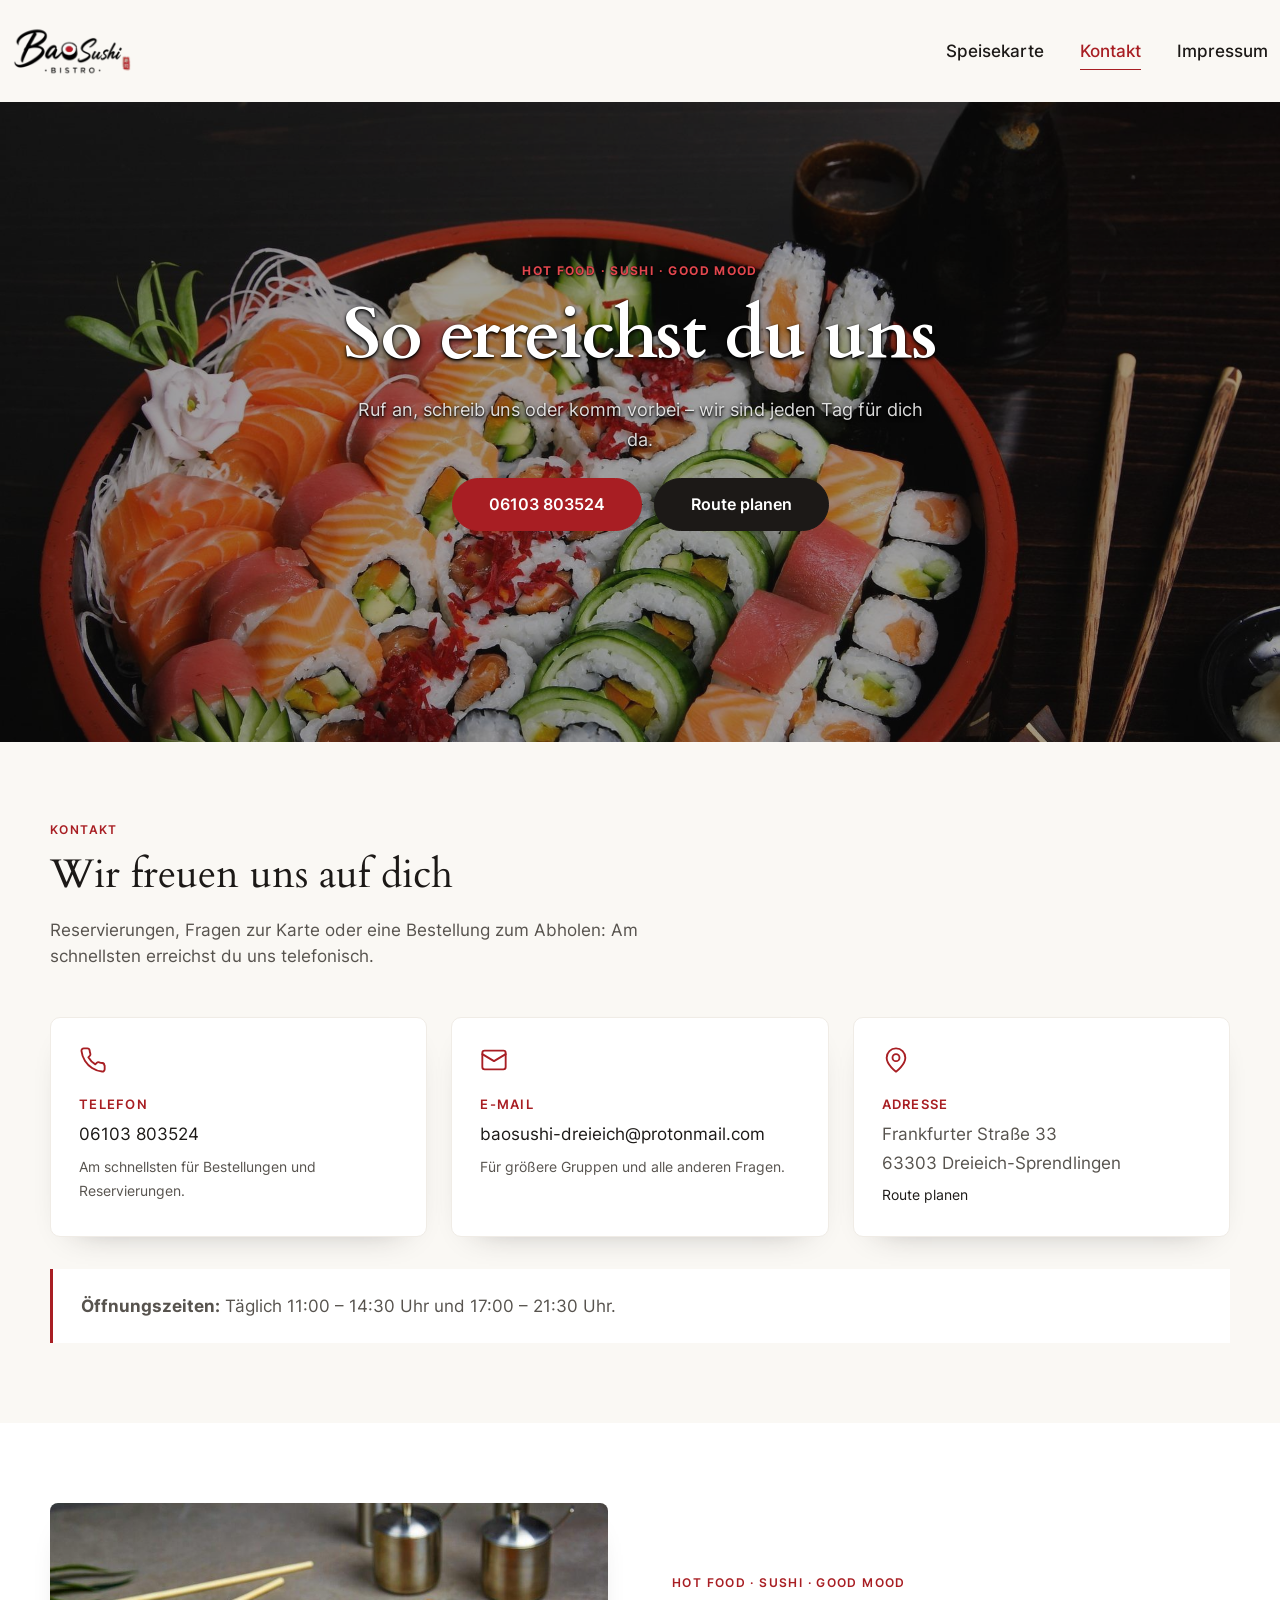
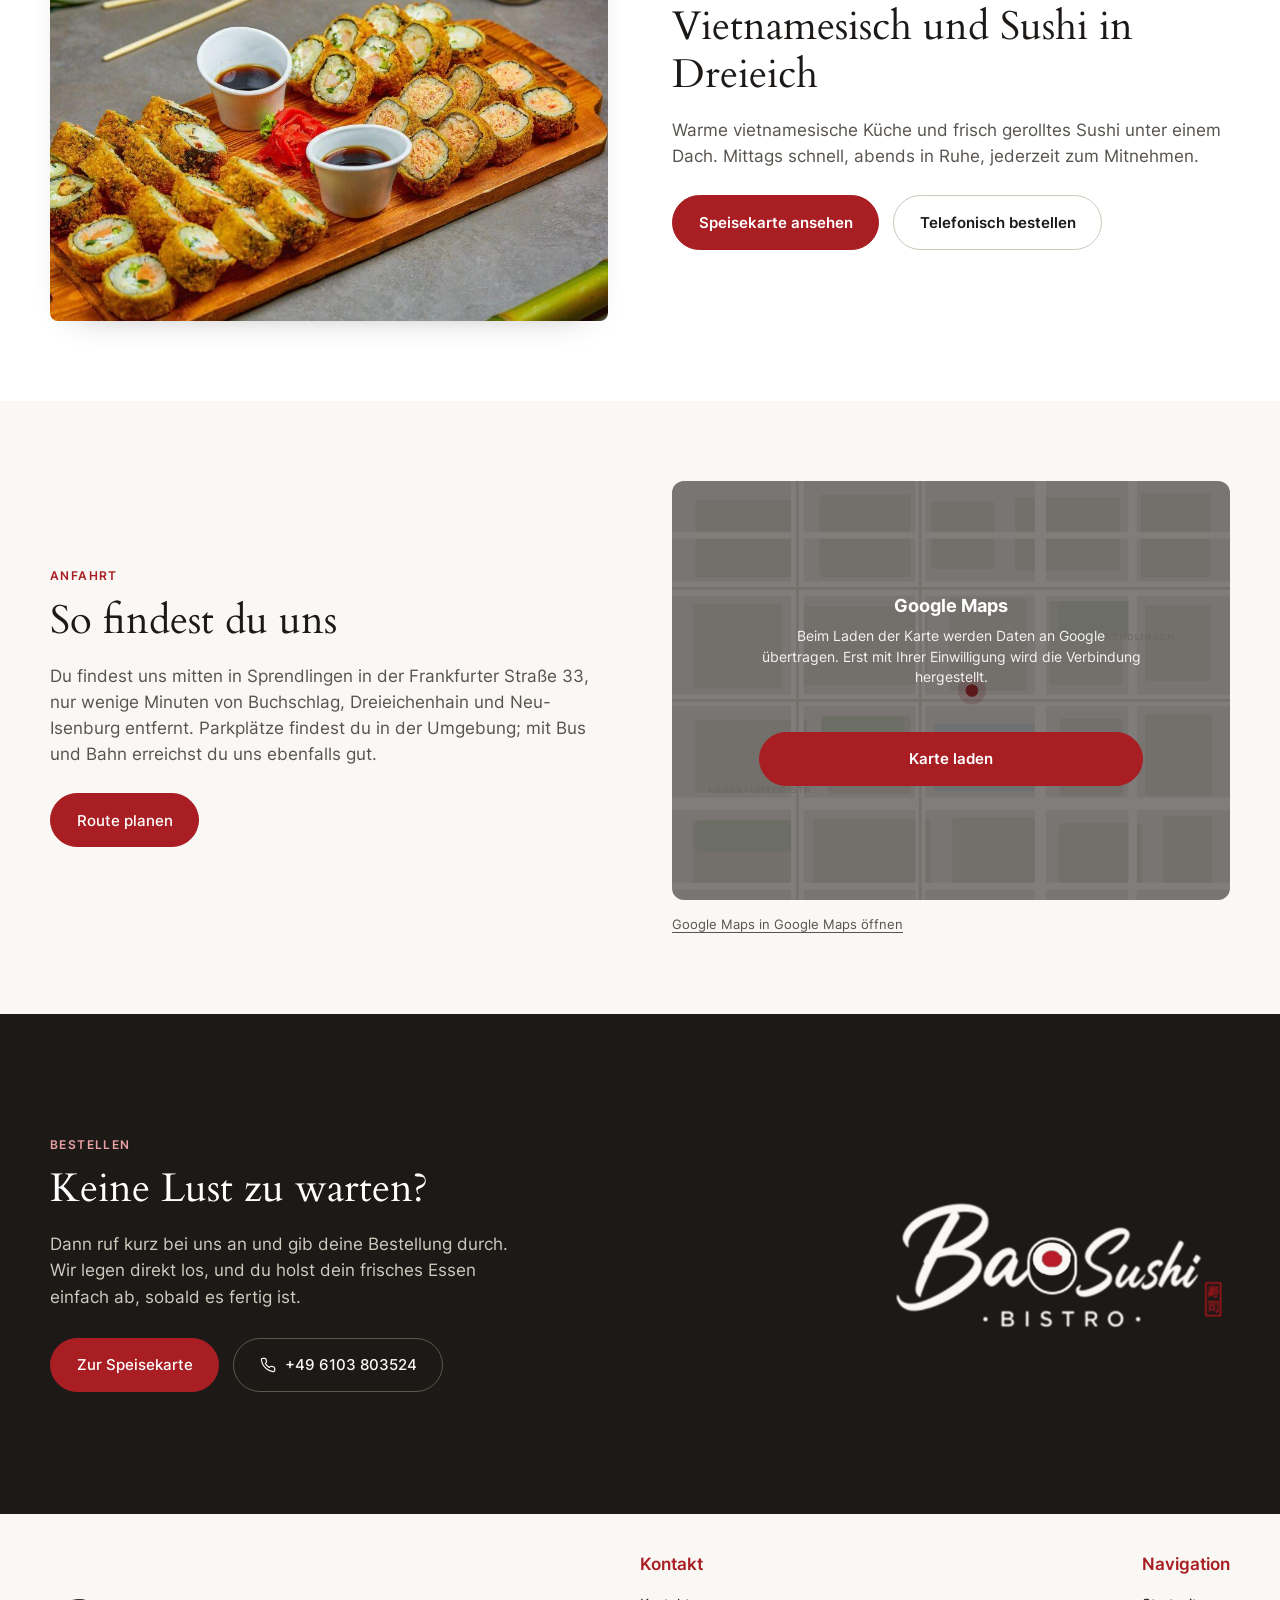
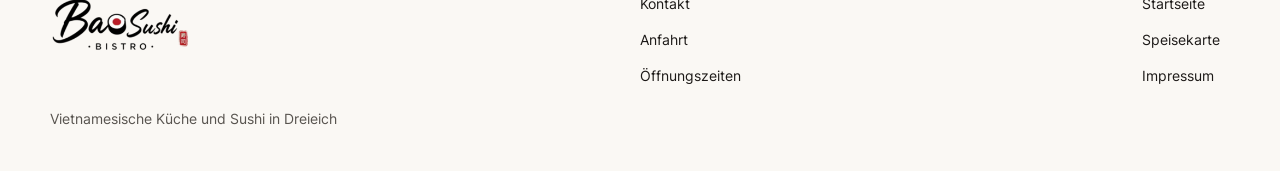
<file: kontakt.html>
<!DOCTYPE html>
<html lang="de">
<head>
  <meta charset="utf-8">
  <meta name="viewport" content="width=device-width, initial-scale=1">
  <title>Kontakt | Bao Sushi Bistro Dreieich</title>
  <meta name="description" content="Kontakt zum Bao Sushi Bistro in Dreieich-Sprendlingen: Telefon, E-Mail, Adresse und Öffnungszeiten. Wir freuen uns auf deinen Anruf oder Besuch.">
  <link rel="canonical" href="https://baosushi-dreieich.de/kontakt.html">
  <meta property="og:type" content="website">
  <meta property="og:url" content="https://baosushi-dreieich.de/kontakt.html">
  <meta property="og:title" content="Kontakt | Bao Sushi Bistro Dreieich">
  <meta property="og:description" content="Telefon, E-Mail, Adresse und Öffnungszeiten des Bao Sushi Bistro in Dreieich-Sprendlingen.">
  <meta property="og:image" content="https://baosushi-dreieich.de/assets/img/hero-sushi.jpg">
  <link rel="icon" href="/favicon.ico" sizes="48x48">
  <link rel="icon" href="assets/img/favicon-96.png" type="image/png" sizes="96x96">
  <link rel="icon" href="assets/img/favicon.png" type="image/png" sizes="32x32">
  <link rel="apple-touch-icon" href="assets/img/logo.png">
  <link rel="preload" href="assets/fonts/cardo-400.woff2" as="font" type="font/woff2" crossorigin>
  <link rel="preload" href="assets/fonts/inter-var.woff2" as="font" type="font/woff2" crossorigin>
  <link rel="preload" href="assets/img/hero-sushi.jpg" as="image">
  <link rel="stylesheet" href="css/styles.css">
</head>
<body>
  <a class="skip-link" href="#main">Zum Inhalt springen</a>

  <header class="site-header">
    <div class="shell header-inner">
      <a class="brand" href="index.html" aria-label="Bao-Sushi – Startseite">
        <img src="assets/img/logo.png" width="120" height="120" alt="">
      </a>

      <button class="nav-toggle" type="button" data-nav-toggle aria-expanded="false" aria-controls="site-nav" aria-label="Menü öffnen">
        <svg xmlns="http://www.w3.org/2000/svg" viewBox="0 0 24 24" fill="none" stroke="currentColor" stroke-width="1.8" stroke-linecap="round" aria-hidden="true">
          <path d="M4 7h16M4 12h16M4 17h16"/>
        </svg>
      </button>

      <nav class="site-nav" id="site-nav" aria-label="Hauptnavigation">
        <button class="nav-close" type="button" data-nav-close aria-label="Menü schließen">
          <svg xmlns="http://www.w3.org/2000/svg" viewBox="0 0 24 24" fill="none" stroke="currentColor" stroke-width="1.8" stroke-linecap="round" aria-hidden="true">
            <path d="M6 6l12 12M18 6L6 18"/>
          </svg>
        </button>
        <a href="index.html#speisekarte">Speisekarte</a>
        <a href="kontakt.html" aria-current="page">Kontakt</a>
        <a href="impressum.html">Impressum</a>
      </nav>

      <div class="nav-backdrop" data-nav-backdrop></div>
    </div>
  </header>

  <main id="main">
    <!-- Hero -->
    <section class="hero">
      <div class="hero__bg" aria-hidden="true">
        <img class="hero__slide is-active" src="assets/img/hero-sushi.jpg" width="1920" height="1280" alt="" fetchpriority="high">
        <img class="hero__slide" src="assets/img/hero-pho.jpg" width="1920" height="1280" alt="" fetchpriority="low">
      </div>
      <div class="hero__inner">
        <p class="eyebrow">Hot Food · Sushi · Good Mood</p>
        <h1>So erreichst du uns</h1>
        <p class="hero__text">Ruf an, schreib uns oder komm vorbei – wir sind jeden Tag für dich da.</p>
        <div class="hero__actions">
          <a class="btn btn--primary" href="tel:+496103803524">06103 803524</a>
          <a class="btn btn--dark" href="#anfahrt">Route planen</a>
        </div>
      </div>
    </section>

    <!-- Contact details -->
    <section class="section section--cream">
      <div class="shell">
        <div class="section-head">
          <p class="eyebrow">Kontakt</p>
          <h2>Wir freuen uns auf dich</h2>
          <p class="lede">Reservierungen, Fragen zur Karte oder eine Bestellung zum Abholen: Am schnellsten erreichst du uns telefonisch.</p>
        </div>

        <div class="contact-grid">
          <article class="contact-card">
            <svg class="icon-lg" xmlns="http://www.w3.org/2000/svg" viewBox="0 0 24 24" fill="none" stroke="currentColor" stroke-width="1.6" stroke-linecap="round" stroke-linejoin="round" aria-hidden="true">
              <path d="M22 16.9v3a2 2 0 0 1-2.2 2 19.8 19.8 0 0 1-8.6-3.1 19.5 19.5 0 0 1-6-6A19.8 19.8 0 0 1 2.1 4.2 2 2 0 0 1 4.1 2h3a2 2 0 0 1 2 1.7c.1.9.3 1.8.6 2.7a2 2 0 0 1-.5 2.1L8 9.7a16 16 0 0 0 6 6l1.2-1.2a2 2 0 0 1 2.1-.5c.9.3 1.8.5 2.7.6a2 2 0 0 1 1.7 2z"/>
            </svg>
            <h3>Telefon</h3>
            <p><a href="tel:+496103803524">06103 803524</a></p>
            <p class="contact-card__hint">Am schnellsten für Bestellungen und Reservierungen.</p>
          </article>

          <article class="contact-card">
            <svg class="icon-lg" xmlns="http://www.w3.org/2000/svg" viewBox="0 0 24 24" fill="none" stroke="currentColor" stroke-width="1.6" stroke-linecap="round" stroke-linejoin="round" aria-hidden="true">
              <rect x="2" y="4" width="20" height="16" rx="2"/>
              <path d="m2 7 10 6 10-6"/>
            </svg>
            <h3>E-Mail</h3>
            <p><a href="mailto:baosushi-dreieich@protonmail.com">baosushi-dreieich@protonmail.com</a></p>
            <p class="contact-card__hint">Für größere Gruppen und alle anderen Fragen.</p>
          </article>

          <article class="contact-card">
            <svg class="icon-lg" xmlns="http://www.w3.org/2000/svg" viewBox="0 0 24 24" fill="none" stroke="currentColor" stroke-width="1.6" stroke-linecap="round" stroke-linejoin="round" aria-hidden="true">
              <path d="M20 10c0 6-8 12-8 12s-8-6-8-12a8 8 0 0 1 16 0z"/>
              <circle cx="12" cy="10" r="3"/>
            </svg>
            <h3>Adresse</h3>
            <p>Frankfurter Straße 33<br>63303 Dreieich-Sprendlingen</p>
            <p class="contact-card__hint"><a href="https://maps.app.goo.gl/D1BH2muuBQ46mqYa6" target="_blank" rel="noopener">Route planen</a></p>
          </article>
        </div>

        <div class="contact-note">
          <p><strong>Öffnungszeiten:</strong> Täglich 11:00 – 14:30 Uhr und 17:00 – 21:30 Uhr.</p>
        </div>
      </div>
    </section>

    <!-- Intro -->
    <section class="section section--white">
      <div class="shell split split--reverse">
        <div class="split__copy">
          <p class="eyebrow">Hot Food · Sushi · Good Mood</p>
          <h2>Vietnamesisch und Sushi in Dreieich</h2>
          <p>Warme vietnamesische Küche und frisch gerolltes Sushi unter einem Dach. Mittags schnell, abends in Ruhe, jederzeit zum Mitnehmen.</p>
          <div class="split__actions">
            <a class="btn btn--primary" href="index.html#speisekarte">Speisekarte ansehen</a>
            <a class="btn btn--outline" href="tel:+496103803524">Telefonisch bestellen</a>
          </div>
        </div>
        <div class="split__media">
          <img src="assets/img/sushi-tray.jpg" width="1024" height="683" alt="Frisch gerolltes Sushi auf einem dunklen Tablett" loading="lazy">
        </div>
      </div>
    </section>

    <!-- Directions -->
    <section class="section section--cream" id="anfahrt">
      <div class="shell split">
        <div class="split__copy">
          <p class="eyebrow">Anfahrt</p>
          <h2>So findest du uns</h2>
          <p>Du findest uns mitten in Sprendlingen in der Frankfurter Straße 33, nur wenige Minuten von Buchschlag, Dreieichenhain und Neu-Isenburg entfernt. Parkplätze findest du in der Umgebung; mit Bus und Bahn erreichst du uns ebenfalls gut.</p>
          <a class="btn btn--primary btn--small" href="https://maps.app.goo.gl/D1BH2muuBQ46mqYa6" target="_blank" rel="noopener">Route planen</a>
        </div>

        <div>
          <div class="map" data-map data-map-src="https://www.google.com/maps?q=50.022051919299955,8.695667342208012&amp;z=18&amp;hl=de&amp;output=embed">
            <div class="map__consent">
              <h3>Google Maps</h3>
              <p>Beim Laden der Karte werden Daten an Google übertragen. Erst mit Ihrer Einwilligung wird die Verbindung hergestellt.</p>
              <button class="btn btn--primary" type="button" data-map-load>Karte laden</button>
            </div>
          </div>
          <p class="map__caption">
            <a href="https://www.google.com/maps/search/?api=1&amp;query=50.022051919299955,8.695667342208012" target="_blank" rel="noopener noreferrer">Google Maps <span>in Google Maps öffnen</span></a>
          </p>
        </div>
      </div>
    </section>

    <!-- Order CTA -->
    <section class="cta" id="bestellen">
      <div class="shell cta__grid">
        <div>
          <p class="eyebrow eyebrow--light">Bestellen</p>
          <h2>Keine Lust zu warten?</h2>
          <p>Dann ruf kurz bei uns an und gib deine Bestellung durch. Wir legen direkt los, und du holst dein frisches Essen einfach ab, sobald es fertig ist.</p>
          <div class="cta__actions">
            <a class="btn btn--primary" href="index.html#speisekarte">Zur Speisekarte</a>
            <a class="btn btn--ghost" href="tel:+496103803524">
              <svg xmlns="http://www.w3.org/2000/svg" viewBox="0 0 24 24" fill="none" stroke="currentColor" stroke-width="1.8" stroke-linecap="round" stroke-linejoin="round" aria-hidden="true">
                <path d="M22 16.9v3a2 2 0 0 1-2.2 2 19.8 19.8 0 0 1-8.6-3.1 19.5 19.5 0 0 1-6-6A19.8 19.8 0 0 1 2.1 4.2 2 2 0 0 1 4.1 2h3a2 2 0 0 1 2 1.7c.1.9.3 1.8.6 2.7a2 2 0 0 1-.5 2.1L8 9.7a16 16 0 0 0 6 6l1.2-1.2a2 2 0 0 1 2.1-.5c.9.3 1.8.5 2.7.6a2 2 0 0 1 1.7 2z"/>
              </svg>
              +49 6103 803524
            </a>
          </div>
        </div>
        <img class="cta__logo" src="assets/img/logo-big-light.png" width="1024" height="1024" alt="Bao-Sushi Bistro Logo" loading="lazy">
      </div>
    </section>
  </main>

  <footer class="site-footer">
    <div class="shell footer__grid">
      <div class="footer__brand-block">
        <a class="footer__brand" href="index.html" aria-label="Bao-Sushi – Startseite">
          <img src="assets/img/logo.png" width="140" height="140" alt="">
        </a>
        <p class="footer__tagline">Vietnamesische Küche und Sushi in Dreieich</p>
      </div>

      <div class="footer">
        <h3>Kontakt</h3>
        <ul class="footer__links">
          <li><a href="kontakt.html">Kontakt</a></li>
          <li><a href="index.html#anfahrt">Anfahrt</a></li>
          <li><a href="index.html#oeffnungszeiten">Öffnungszeiten</a></li>
        </ul>
      </div>

      <div class="footer">
        <h3>Navigation</h3>
        <ul class="footer__links">
          <li><a href="index.html">Startseite</a></li>
          <li><a href="index.html#speisekarte">Speisekarte</a></li>
          <li><a href="impressum.html">Impressum</a></li>
        </ul>
      </div>
    </div>
  </footer>

  <script src="js/main.js"></script>
</body>
</html>
</file>
<file: css/styles.css>
/* ==========================================================================
   Bao Sushi Bistro – Dreieich
   Native static rebuild of asia.nostrum-apps.de
   ========================================================================== */

/* Fonts ------------------------------------------------------------------ */
@font-face {
  font-family: "Inter";
  src: url("../assets/fonts/inter-var.woff2") format("woff2");
  font-weight: 300 900;
  font-style: normal;
  font-display: swap;
}

@font-face {
  font-family: "Cardo";
  src: url("../assets/fonts/cardo-400.woff2") format("woff2");
  font-weight: 400;
  font-style: normal;
  font-display: swap;
}

@font-face {
  font-family: "Cardo";
  src: url("../assets/fonts/cardo-700.woff2") format("woff2");
  font-weight: 700;
  font-style: normal;
  font-display: swap;
}

@font-face {
  font-family: "Cardo";
  src: url("../assets/fonts/cardo-italic-400.woff2") format("woff2");
  font-weight: 400;
  font-style: italic;
  font-display: swap;
}

/* Tokens ----------------------------------------------------------------- */
:root {
  --base: #faf8f4;
  --base-2: #ffffff;
  --contrast: #1c1917;
  --contrast-2: #57534e;
  --contrast-3: #6f6960;
  --accent: #cfcabe;
  --accent-2: #d97757;
  --accent-3: #a81e23;
  --accent-3-dark: #8b171c;
  --accent-hero: #e2474e;
  --line: #e7e2da;
  --line-soft: #efeae2;

  --serif: "Cardo", Georgia, "Times New Roman", serif;
  --sans: "Inter", -apple-system, BlinkMacSystemFont, "Segoe UI", sans-serif;

  --shell: 1180px;
  --gutter: clamp(20px, 4vw, 32px);
  --section-y: clamp(56px, 7vw, 80px);
  --eyebrow-gap: 11px;
  --radius: 8px;

  --shadow-card: 0 14px 34px -26px rgba(28, 25, 23, 0.45);
  --transition: 180ms ease;
}

/* Reset ------------------------------------------------------------------ */
*,
*::before,
*::after {
  box-sizing: border-box;
}

html {
  scroll-behavior: smooth;
  -webkit-text-size-adjust: 100%;
}

body {
  margin: 0;
  background: var(--base);
  color: var(--contrast);
  font-family: var(--sans);
  font-size: 1.05rem;
  line-height: 1.55;
  font-weight: 400;
  -webkit-font-smoothing: antialiased;
}

body.nav-open {
  overflow: hidden;
}

img {
  max-width: 100%;
  height: auto;
  display: block;
}

a {
  color: var(--contrast);
  text-decoration-thickness: 1px;
  text-underline-offset: 3px;
}

a:hover {
  color: var(--accent-3);
}

h1,
h2,
h3,
h4 {
  font-family: var(--serif);
  font-weight: 400;
  line-height: 1.2;
  color: var(--contrast);
  margin: 0;
}

h1 {
  font-size: clamp(2.4rem, 4.8vw, 3.3rem);
  line-height: 1.15;
}

h2 {
  font-size: clamp(1.85rem, 3.2vw, 2.5rem);
}

h3 {
  font-size: clamp(1.15rem, 1.5vw, 1.3rem);
}

p {
  margin: 0 0 1rem;
}

ul {
  margin: 0;
  padding: 0;
}

button {
  font: inherit;
  color: inherit;
}

:focus-visible {
  outline: 2px solid var(--accent-3);
  outline-offset: 3px;
}

::selection {
  background: var(--accent-3);
  color: #fff;
}

.visually-hidden {
  position: absolute !important;
  width: 1px;
  height: 1px;
  margin: -1px;
  padding: 0;
  overflow: hidden;
  clip: rect(0 0 0 0);
  clip-path: inset(50%);
  white-space: nowrap;
  border: 0;
}

.skip-link {
  position: absolute;
  left: 16px;
  top: -60px;
  z-index: 200;
  background: var(--contrast);
  color: var(--base);
  padding: 12px 18px;
  border-radius: 6px;
  transition: top var(--transition);
}

.skip-link:focus {
  top: 12px;
  color: var(--base);
}

/* Layout ----------------------------------------------------------------- */
.shell {
  width: min(var(--shell), 100% - var(--gutter) * 2);
  margin-inline: auto;
}

.section {
  padding-block: var(--section-y);
}

.section--white {
  background: var(--base-2);
}

.section--cream {
  background: var(--base);
}

.section--tight-top {
  padding-top: clamp(36px, 4vw, 48px);
}

/* Header ----------------------------------------------------------------- */
.site-header {
  background: var(--base);
  position: relative;
  z-index: 50;
  margin: 9px 0;
}

.header-inner {
  display: flex;
  align-items: center;
  justify-content: space-between;
  gap: 24px;
  width: min(1280px, calc(100% - 24px));
  margin-inline: auto;
  padding-block: 0;
}

.brand {
  display: inline-flex;
  align-items: center;
  gap: 24px;
  text-decoration: none;
}

.brand img {
  width: 120px;
  height: 120px;
  margin-block: -18px; /* logo.png has empty space above/below the wordmark */
  object-fit: contain;
}

@media (max-width: 520px) {
  .brand img {
    width: 104px;
    height: 104px;
    margin-block: -16px;
  }
}

.site-nav {
  display: flex;
  align-items: center;
  gap: 36px;
}

.site-nav a {
  font-size: 1.05rem;
  font-weight: 500;
  text-decoration: none;
  color: var(--contrast);
  position: relative;
  padding-block: 6px;
}

.site-nav a::after {
  content: "";
  position: absolute;
  left: 0;
  right: 0;
  bottom: 0;
  height: 1px;
  background: var(--accent-3);
  transform: scaleX(0);
  transform-origin: left;
  transition: transform var(--transition);
}

.site-nav a:hover::after,
.site-nav a[aria-current="page"]::after {
  transform: scaleX(1);
}

.site-nav a[aria-current="page"] {
  color: var(--accent-3);
}

.nav-toggle {
  display: none;
  align-items: center;
  justify-content: center;
  width: 36px;
  height: 44px;
  border: 0;
  border-radius: 0;
  background: transparent;
  color: var(--contrast);
  cursor: pointer;
}

.nav-toggle svg {
  width: 24px;
  height: 24px;
}

.nav-backdrop {
  display: none;
}

/* Buttons ---------------------------------------------------------------- */
.btn {
  display: inline-flex;
  align-items: center;
  justify-content: center;
  gap: 0.55rem;
  border: 1px solid transparent;
  border-radius: 100px;
  padding: 0.9rem 1.6rem;
  font-family: var(--sans);
  font-size: 0.95rem;
  font-weight: 600;
  line-height: 1.55;
  text-decoration: none;
  cursor: pointer;
  transition: background-color var(--transition), border-color var(--transition),
    color var(--transition), transform var(--transition);
}

.btn:hover {
  transform: translateY(-1px);
}

.btn--primary {
  background: var(--accent-3);
  border-color: var(--accent-3);
  color: #fff;
}

.btn--primary:hover {
  background: var(--accent-3-dark);
  border-color: var(--accent-3-dark);
  color: #fff;
}

.btn--dark {
  background: var(--contrast);
  border-color: var(--contrast);
  color: #fff;
}

.btn--dark:hover {
  background: #322c27;
  border-color: #322c27;
  color: #fff;
}

.btn--outline {
  background: transparent;
  border-color: #cdc6ba;
  color: var(--contrast);
}

.btn--outline:hover {
  border-color: var(--contrast);
  color: var(--contrast);
}

.btn--ghost {
  background: transparent;
  border-color: #5f574c;
  color: var(--base);
}

.btn--ghost:hover {
  background: rgba(255, 255, 255, 0.08);
  border-color: var(--base);
  color: var(--base);
}

.btn--small {
  padding: 0.9rem 1.6rem;
  font-size: 0.95rem;
  font-weight: 500;
}

.hero .btn {
  padding: 1rem 2.25rem;
  font-size: 1rem;
  line-height: 1.2;
  font-weight: 600;
}

.cta .btn {
  font-size: 0.95rem;
  font-weight: 500;
}

.btn svg {
  width: 16px;
  height: 16px;
  flex: none;
}

/* Typographic helpers ---------------------------------------------------- */
.eyebrow {
  font-family: var(--sans);
  font-size: clamp(0.69rem, 0.9vw, 0.8rem);
  font-weight: 600;
  letter-spacing: 0.12em;
  line-height: 1.55;
  text-transform: uppercase;
  color: var(--accent-3);
  margin: 0 0 var(--eyebrow-gap);
}

/* One shared eyebrow-to-title gap outside the hero. These selectors need a
   little more specificity than the paragraph rules inside these sections. */
.info .eyebrow,
.section-head .eyebrow,
.split__copy .eyebrow {
  color: var(--accent-3);
  margin-bottom: var(--eyebrow-gap);
}

.cta .eyebrow {
  color: #e8a0a3;
  margin-bottom: var(--eyebrow-gap);
}

.eyebrow--light {
  color: #e8a0a3;
}

/* Keep eyebrows from being recoloured by paragraph rules in these sections. */
.info .eyebrow {
  color: var(--accent-3);
}

.cta .eyebrow {
  color: #e8a0a3;
}

.lede {
  color: var(--contrast-2);
  max-width: 600px;
  margin: 0;
  font-size: 1.05rem;
  line-height: 1.55;
}

.section-head {
  max-width: 640px;
}

.section-head h2 {
  margin-bottom: 18px;
}

.section-head .lede {
  font-size: 1.05rem;
  line-height: 1.55;
}

/* Hero ------------------------------------------------------------------- */
.hero {
  position: relative;
  isolation: isolate;
  display: grid;
  place-items: center;
  min-height: 640px;
  padding: clamp(72px, 9vw, 104px) 0 clamp(96px, 12vw, 156px);
  overflow: hidden;
  background: #121212;
  color: #fff;
  text-align: center;
}

.hero__bg,
.hero__bg::after {
  position: absolute;
  inset: 0;
}

.hero__bg {
  z-index: -2;
}

.hero__bg img {
  position: absolute;
  inset: 0;
  width: 100%;
  height: 100%;
  object-fit: cover;
  object-position: center top;
  opacity: 0;
  transition: opacity 1.2s ease;
}

.hero__bg img.is-active {
  opacity: 1;
}

.hero__bg::after {
  content: "";
  background: rgba(18, 18, 18, 0.4);
}

.hero__inner {
  width: min(736px, 100% - var(--gutter) * 2);
  margin-inline: auto;
}

.hero .eyebrow,
.hero h1,
.hero__text {
  text-shadow: 0 2px 4px rgba(0, 0, 0, 0.9), 0 1px 2px rgba(0, 0, 0, 0.95);
}

/* The eyebrow sits on the photo, so it needs a brighter red than the
   on-paper eyebrows and a tighter shadow to stay crisp. */
.hero .eyebrow {
  color: var(--accent-hero);
  font-weight: 700;
  text-shadow: 0 1px 2px rgba(0, 0, 0, 0.95), 0 0 1px rgba(0, 0, 0, 0.9);
}

.hero h1 {
  color: #fff;
  font-weight: 600;
  font-size: clamp(2.38rem, 5.6vw, 4.5rem);
  line-height: 1.06;
  letter-spacing: -0.015em;
  margin: 16px 0 22px;
}

.hero .eyebrow {
  margin-bottom: 0;
}

.hero__text {
  max-width: 36rem;
  margin: 0 auto 24px;
  color: rgba(255, 255, 255, 0.86);
  font-size: clamp(1.02rem, 1.4vw, 1.25rem);
  line-height: 1.65;
}

.hero__actions {
  display: flex;
  flex-wrap: wrap;
  justify-content: center;
  gap: 12px;
}

/* Info strip ------------------------------------------------------------- */
.info {
  padding-block: clamp(44px, 5vw, 64px);
}

.info__grid {
  display: grid;
  grid-template-columns: 1fr 1fr;
  gap: 40px 64px;
}

.info h3 {
  font-size: clamp(1.05rem, 1.6vw, 1.3rem);
  margin: 0 0 16px;
}

.info p {
  color: var(--contrast-2);
  font-size: 1rem;
  line-height: 1.8;
  margin: 0 0 12px;
}

.info__contact-lines {
  margin-top: 18px;
}

.info__contact-lines p {
  margin: 0 0 4px;
}

.info__contact-lines a {
  color: var(--contrast-2);
  text-decoration: none;
}

.info__contact-lines a:hover {
  color: var(--accent-3);
}

.info__contact-lines .icon {
  width: 15px;
  height: 15px;
  margin-right: 8px;
  vertical-align: -2px;
  color: var(--contrast-2);
}

.hours {
  margin-top: 4px;
}

.hours__row {
  display: flex;
  align-items: baseline;
  justify-content: space-between;
  gap: 24px;
  padding: 12px 0;
  border-bottom: 1px solid var(--line);
  font-size: 1rem;
}

.hours__row span:last-child {
  color: var(--contrast-2);
  white-space: nowrap;
}

.hours__row--muted {
  color: var(--contrast-3);
}

.hours__row--muted span:last-child {
  color: var(--contrast-3);
}

/* Media cards ------------------------------------------------------------ */
.cards-2 {
  display: grid;
  grid-template-columns: repeat(2, minmax(0, 1fr));
  gap: clamp(32px, 4.5vw, 48px);
  margin-top: clamp(36px, 4.5vw, 56px);
}

.media-card img {
  width: 100%;
  aspect-ratio: 4 / 3;
  object-fit: cover;
  border-radius: var(--radius);
}

.media-card .eyebrow {
  margin: 28px 0 var(--eyebrow-gap);
}

.media-card h3 {
  margin-bottom: 12px;
}

.media-card p:not(.media-card__label) {
  color: var(--contrast-2);
  margin: 0;
  font-size: 1rem;
  line-height: 1.7;
}

/* Highlights menu -------------------------------------------------------- */
.menu-highlights {
  display: grid;
  grid-template-columns: repeat(3, minmax(0, 1fr));
  gap: clamp(32px, 4.5vw, 48px);
  margin-top: clamp(36px, 4.5vw, 56px);
}

.menu-col h3 {
  font-size: 1.3rem;
  padding-bottom: 14px;
  border-bottom: 2px solid var(--contrast);
  margin-bottom: 2px;
}

.menu-item {
  display: flex;
  justify-content: space-between;
  gap: 18px;
  padding: 15px 0 12px;
  border-bottom: 1px solid var(--line);
}

.menu-item__name {
  font-size: 1rem;
  line-height: 1.4;
}

.menu-item__desc {
  margin-top: 4px;
  font-size: 0.88rem;
  line-height: 1.5;
  color: var(--contrast-3);
}

.menu-item__price {
  font-size: 0.95rem;
  color: var(--contrast-2);
  white-space: nowrap;
  padding-top: 1px;
}

.menu-note {
  display: flex;
  flex-wrap: wrap;
  align-items: center;
  gap: 16px 28px;
  margin-top: clamp(28px, 3.5vw, 40px);
}

.menu-note p {
  margin: 0;
  font-size: 0.9rem;
  color: var(--contrast-3);
}

/* Text + media split ----------------------------------------------------- */
.split {
  display: grid;
  grid-template-columns: repeat(2, minmax(0, 1fr));
  gap: clamp(36px, 5vw, 64px);
  align-items: center;
}

.split__copy h2 {
  margin-bottom: 18px;
}

.split__copy p {
  color: var(--contrast-2);
  margin: 0;
}

.split__media img {
  width: 100%;
  aspect-ratio: 4 / 3;
  object-fit: cover;
  border-radius: var(--radius);
  box-shadow: var(--shadow-card);
}

.split--reverse .split__media {
  order: -1;
}

.split .btn {
  margin-top: 26px;
}

.split__actions {
  display: flex;
  flex-wrap: wrap;
  gap: 14px;
  margin-top: 26px;
}

.split__actions .btn {
  margin-top: 0;
}

.footer__brand {
  text-decoration: none;
}

.footer__brand:hover {
  color: var(--contrast);
}

/* Reviews ---------------------------------------------------------------- */
.reviews-head {
  max-width: 46rem;
}

.rating-wrap {
  display: flex;
  justify-content: center;
  margin: clamp(24px, 3vw, 32px) 0 0;
}

.rating {
  display: inline-flex;
  align-items: center;
  gap: 12px;
  padding: 10px 20px 10px 16px;
  border: 1px solid #eee9e2;
  border-radius: 14px;
  background: #fff;
  box-shadow: 0 10px 28px -24px rgba(28, 25, 23, 0.5);
  text-decoration: none;
  color: var(--contrast);
  font-size: 0.88rem;
}

.rating:hover {
  color: var(--contrast);
}

.rating__score {
  font-weight: 700;
  font-size: 1.25rem;
}

.rating__count {
  color: var(--contrast-3);
}

.stars {
  color: #fbbc04;
  font-size: 0.95rem;
  letter-spacing: 2px;
  line-height: 1;
  white-space: nowrap;
}

.review-grid {
  display: grid;
  grid-template-columns: repeat(3, minmax(0, 1fr));
  gap: 24px;
  max-width: 1083px;
  margin-inline: auto;
}

.review-grid--spaced {
  margin-top: clamp(32px, 4vw, 44px);
}

.review {
  display: flex;
  flex-direction: column;
  padding: 28px;
  background: #fff;
  border: 1px solid #f0ece6;
  border-radius: 8px;
  box-shadow: 0 1px 2px rgba(16, 14, 12, 0.04), 0 18px 34px -28px rgba(16, 14, 12, 0.45);
}

.review p {
  flex: 1;
  margin: 14px 0 0;
  color: var(--contrast-2);
  font-size: 1rem;
  line-height: 1.6;
}

.review__author {
  display: flex;
  align-items: center;
  gap: 12px;
  margin-top: 22px;
  padding-top: 18px;
  border-top: 1px solid #eee9e2;
}

.avatar {
  display: grid;
  place-items: center;
  width: 38px;
  height: 38px;
  flex: none;
  border-radius: 50%;
  background: #f3d9d9;
  color: var(--accent-3);
  font-size: 0.95rem;
  font-weight: 600;
}

.review__name {
  font-size: 0.95rem;
  font-weight: 600;
  line-height: 1.3;
}

.review__source {
  margin-left: auto;
  flex: none;
}

/* Map -------------------------------------------------------------------- */
.map {
  position: relative;
  aspect-ratio: 4 / 3;
  border-radius: 12px;
  overflow: hidden;
  background: #d9dbd7 url("../assets/img/map-placeholder.svg") center / cover no-repeat;
}

.map iframe {
  position: absolute;
  inset: 0;
  width: 100%;
  height: 100%;
  border: 0;
}

.map__consent {
  position: absolute;
  inset: 0;
  display: grid;
  place-content: center;
  gap: 10px;
  padding: 28px;
  background: rgba(28, 25, 23, 0.55);
  color: #fff;
  text-align: center;
}

.map__consent h3 {
  margin: 0;
  color: #fff;
  font-family: var(--sans);
  font-size: 1.1rem;
  font-weight: 700;
}

.map__consent p {
  max-width: 24rem;
  margin: 0 auto 8px;
  font-size: 0.85rem;
  line-height: 1.5;
  color: rgba(255, 255, 255, 0.92);
}

.map__caption {
  margin: 14px 0 0;
  font-size: 0.82rem;
  color: var(--contrast-2);
}

.map__caption a {
  color: inherit;
  text-decoration: underline;
}

/* CTA -------------------------------------------------------------------- */
.cta {
  background: var(--contrast);
  color: var(--base);
  padding-block: var(--section-y);
}

.cta__grid {
  display: grid;
  grid-template-columns: 1fr 1fr;
  gap: clamp(36px, 5vw, 64px);
  align-items: center;
}

.cta h2 {
  color: #fff;
  margin-bottom: 18px;
}

.cta p {
  max-width: 30rem;
  margin-bottom: 28px;
  color: var(--accent);
}

.cta__actions {
  display: flex;
  flex-wrap: wrap;
  gap: 14px;
}

.cta__actions--center {
  max-width: 30rem;
  justify-content: center;
}

.cta__logo {
  width: min(340px, 100%);
  margin-left: auto;
  border-radius: 8px 64px 64px 8px;
}

/* Page intro (imprint / contact) ----------------------------------------- */
.page-hero {
  padding-block: clamp(56px, 7vw, 96px);
  text-align: center;
}

.page-hero h1 {
  margin-bottom: 18px;
}

.page-hero p {
  max-width: 40rem;
  margin-inline: auto;
  color: var(--contrast-2);
}

/* Contact page ----------------------------------------------------------- */
.contact-grid {
  display: grid;
  grid-template-columns: repeat(3, minmax(0, 1fr));
  gap: 24px;
  margin-top: clamp(32px, 4vw, 48px);
}

.contact-card {
  padding: 28px;
  background: #fff;
  border: 1px solid #f0ece6;
  border-radius: 10px;
  box-shadow: var(--shadow-card);
}

.contact-card .icon-lg {
  width: 28px;
  height: 28px;
  color: var(--accent-3);
  margin-bottom: 16px;
}

.contact-card h3 {
  font-family: var(--sans);
  font-size: 0.8rem;
  font-weight: 600;
  letter-spacing: 0.1em;
  text-transform: uppercase;
  color: var(--accent-3);
  margin-bottom: 8px;
}

.contact-card p {
  margin: 0;
  color: var(--contrast-2);
  line-height: 1.7;
}

.contact-card__hint {
  margin-top: 6px !important;
  font-size: 0.9rem;
  color: var(--contrast-3);
}

.contact-card a {
  color: var(--contrast);
  text-decoration: none;
}

.contact-card a:hover {
  color: var(--accent-3);
  text-decoration: underline;
}

.contact-note {
  margin-top: 32px;
  padding: 24px 28px;
  border-left: 3px solid var(--accent-3);
  background: var(--base-2);
  color: var(--contrast-2);
}

.contact-note p {
  margin: 0;
}

/* Imprint ---------------------------------------------------------------- */
.imprint {
  padding-block: clamp(56px, 7vw, 96px);
}

.imprint h1 {
  text-align: center;
  margin-bottom: clamp(40px, 5vw, 64px);
}

.imprint__grid {
  display: grid;
  grid-template-columns: 1fr 1fr;
  gap: clamp(40px, 6vw, 80px);
  align-items: center;
}

.imprint__block + .imprint__block {
  margin-top: 36px;
}

.imprint__block h2 {
  font-family: var(--sans);
  font-size: 1.05rem;
  font-weight: 700;
  letter-spacing: 0.08em;
  text-transform: uppercase;
  color: var(--accent-3);
  margin-bottom: 14px;
}

.imprint__block p {
  color: var(--contrast-2);
  margin: 0 0 6px;
}

.imprint__media img {
  width: min(560px, 100%);
  margin-inline: auto;
}

/* Menu card -------------------------------------------------------------- */
.menucard {
  position: relative;
  margin-top: clamp(32px, 4vw, 48px);
  border: 1px solid #e2dbcf;
  border-radius: 15px;
  background: #fff;
  box-shadow: 0 30px 60px -55px rgba(28, 25, 23, 0.8);
  overflow: hidden;
}

.menucard::before {
  content: "";
  position: absolute;
  inset: 0;
  background: url("../assets/img/paper.webp") center / cover no-repeat;
  opacity: 0.34;
  pointer-events: none;
}

.menucard__inner {
  position: relative;
  z-index: 1;
  padding: clamp(18px, 2.4vw, 32px);
}

.menucard__pager {
  display: flex;
  align-items: center;
  gap: 10px;
  padding-bottom: 18px;
}

.menucard__tabs {
  display: flex;
  flex: 1;
  align-items: center;
  justify-content: center;
  gap: 6px;
  overflow-x: auto;
  scrollbar-width: none;
  -webkit-overflow-scrolling: touch;
}

.menucard__tabs::-webkit-scrollbar {
  display: none;
}

.menucard__tab {
  flex: none;
  padding: 9px 14px;
  border: 0;
  border-bottom: 2px solid transparent;
  background: transparent;
  color: var(--contrast-2);
  font-size: 0.88rem;
  line-height: 1.3;
  white-space: nowrap;
  cursor: pointer;
  transition: color var(--transition), border-color var(--transition);
}

.menucard__tab:hover {
  color: var(--contrast);
}

.menucard__tab[aria-selected="true"] {
  color: var(--contrast);
  border-bottom-color: var(--accent-3);
  font-weight: 500;
}

.menucard__arrow {
  display: grid;
  place-items: center;
  flex: none;
  width: 36px;
  height: 36px;
  padding: 0;
  border: 1px solid #d6cfc2;
  border-radius: 50%;
  background: transparent;
  color: var(--contrast-2);
  cursor: pointer;
  transition: border-color var(--transition), color var(--transition);
}

.menucard__arrow span {
  font-size: 1.35rem;
  line-height: 1;
  transform: translateY(-1px);
}

.menucard__arrow:hover:not(:disabled) {
  border-color: var(--contrast);
  color: var(--contrast);
}

.menucard__arrow:disabled {
  opacity: 0.35;
  cursor: default;
}

.menucard__page-title {
  margin: 26px 0 18px;
  font-size: 1.5rem;
}

[data-menu-pages] {
  touch-action: pan-y;
}

.menucard__columns {
  display: grid;
  grid-template-columns: repeat(3, minmax(0, 1fr));
  gap: clamp(28px, 4vw, 48px);
}

.menucard__group + .menucard__group {
  margin-top: 26px;
}

.menucard__group h3 {
  font-size: 1.12rem;
  padding-bottom: 9px;
  border-bottom: 1px solid rgba(28, 25, 23, 0.28);
  margin-bottom: 2px;
}

.menucard__item {
  padding: 11px 0 9px;
  border-bottom: 1px dotted rgba(28, 25, 23, 0.22);
}

.menucard__row {
  display: flex;
  align-items: baseline;
  justify-content: space-between;
  gap: 14px;
}

.menucard__name {
  font-size: 0.95rem;
  line-height: 1.35;
}

.menucard__price {
  font-size: 0.9rem;
  color: var(--contrast-2);
  white-space: nowrap;
}

.menucard__sub {
  margin-top: 2px;
  font-size: 0.8rem;
  line-height: 1.4;
  color: var(--contrast-3);
}

.menucard__desc {
  margin: 10px 0 4px;
  font-size: 0.8rem;
  line-height: 1.45;
  color: var(--contrast-3);
}

.menucard__allergens {
  font-size: 0.62rem;
  font-weight: 400;
  letter-spacing: 0.02em;
  color: var(--contrast-3);
}

.menucard__legend {
  margin-top: clamp(20px, 2.5vw, 28px);
  font-size: 0.78rem;
  line-height: 1.6;
  color: var(--contrast-3);
}

.menucard__legend p {
  margin: 0;
}

.menucard__status {
  margin: 28px 0 0;
  text-align: center;
  font-size: 0.8rem;
  color: var(--contrast-3);
}

.menucard__noscript {
  margin-top: 18px;
  padding: 16px 18px;
  background: #fff7f2;
  border-left: 3px solid var(--accent-3);
  font-size: 0.9rem;
}

/* Footer ----------------------------------------------------------------- */
.site-footer {
  padding-block: 40px;
  background: var(--base);
}

.footer__grid {
  display: grid;
  grid-template-columns: 30% 20% 50%;
  gap: 0;
}

.footer__brand-block {
  grid-column: 1;
  grid-row: 1;
}

.footer__grid > .footer:nth-of-type(2) {
  grid-column: 3;
  grid-row: 1;
  justify-self: start;
}

.footer__grid > .footer:nth-of-type(3) {
  grid-column: 3;
  grid-row: 1;
  justify-self: end;
}

.footer__brand {
  display: flex;
  align-items: center;
  gap: 16px;
}

.footer__brand img {
  width: 140px;
  height: 140px;
  object-fit: contain;
}

.footer__tagline {
  margin: 14px 0 0;
  color: var(--contrast-2);
  font-size: 0.9rem;
}

.footer h3 {
  font-family: var(--sans);
  font-size: 1.05rem;
  font-weight: 600;
  color: var(--accent-3);
  margin-bottom: 16px;
}

.footer__links {
  list-style: none;
  display: grid;
  gap: 10px;
}

.footer__links a {
  font-size: 0.9rem;
  color: var(--contrast);
  text-decoration: none;
}

.footer__links a:hover {
  color: var(--accent-3);
  text-decoration: underline;
}

/* Responsive ------------------------------------------------------------- */
@media (max-width: 960px) {
  .menu-highlights,
  .menucard__columns {
    grid-template-columns: repeat(2, minmax(0, 1fr));
  }

  .review-grid {
    grid-template-columns: repeat(2, minmax(0, 1fr));
  }

  .review:last-child {
    grid-column: 1 / -1;
  }

  .contact-grid {
    grid-template-columns: repeat(2, minmax(0, 1fr));
  }

  .contact-card:last-child {
    grid-column: 1 / -1;
  }

  .footer__grid {
    grid-template-columns: 1fr 1fr;
    gap: 32px;
  }

  .footer__brand-block {
    grid-column: 1 / -1;
    grid-row: auto;
  }

  .footer__grid > .footer:nth-of-type(2) {
    grid-column: 1;
    grid-row: auto;
    justify-self: start;
  }

  .footer__grid > .footer:nth-of-type(3) {
    grid-column: 2;
    grid-row: auto;
    justify-self: start;
  }
}

@media (max-width: 820px) {
  .nav-toggle {
    display: inline-flex;
  }

  .site-nav {
    position: fixed;
    top: 0;
    right: 0;
    bottom: 0;
    z-index: 70;
    width: min(340px, 88vw);
    padding: 96px 28px 32px;
    background: var(--base);
    box-shadow: -20px 0 50px -30px rgba(28, 25, 23, 0.5);
    transform: translateX(100%);
    transition: transform 240ms ease;
    flex-direction: column;
    align-items: flex-start;
    gap: 8px;
  }

  .site-nav.is-open {
    transform: none;
  }

  .site-nav a {
    width: 100%;
    padding: 12px 0;
    font-size: 1.25rem;
    border-bottom: 1px solid var(--line);
  }

  .site-nav a::after {
    display: none;
  }

  .nav-backdrop {
    display: block;
    position: fixed;
    inset: 0;
    z-index: 60;
    background: rgba(28, 25, 23, 0.45);
    opacity: 0;
    visibility: hidden;
    transition: opacity 240ms ease, visibility 240ms ease;
  }

  .nav-backdrop.is-open {
    opacity: 1;
    visibility: visible;
  }

  .header-inner {
    padding-block: 0;
  }

  .info__grid,
  .cards-2,
  .split,
  .cta__grid,
  .imprint__grid {
    grid-template-columns: 1fr;
  }

  .split--reverse .split__media {
    order: 0;
  }

  .cta__logo {
    margin: 8px auto 0;
  }

  .menu-highlights,
  .menucard__columns,
  .review-grid,
  .contact-grid {
    grid-template-columns: 1fr;
  }

  .review:last-child,
  .contact-card:last-child {
    grid-column: auto;
  }

  .hero {
    min-height: 506px;
    padding-block: 56px 80px;
  }

  .hero h1 {
    margin-bottom: 16px;
  }

  .menucard__pager {
    gap: 6px;
  }

  .menucard__tabs {
    justify-content: flex-start;
    scroll-snap-type: x proximity;
  }

  .menucard__tab {
    scroll-snap-align: start;
  }
}

@media (max-width: 520px) {
  .hero__actions {
    flex-direction: column;
    align-items: center;
  }

  .info__contact-lines {
    margin-top: 12px;
  }

  .hours__row {
    padding: 10px 0;
    font-size: 0.95rem;
  }

  .rating {
    flex-wrap: wrap;
    justify-content: center;
    gap: 8px 12px;
  }

  .map__consent h3 {
    font-size: 1rem;
  }
}

@media (prefers-reduced-motion: reduce) {
  html {
    scroll-behavior: auto;
  }

  *,
  *::before,
  *::after {
    animation-duration: 0.01ms !important;
    animation-iteration-count: 1 !important;
    transition-duration: 0.01ms !important;
  }
}

/* Small additions -------------------------------------------------------- */
[id] {
  scroll-margin-top: 24px;
}

.menucard__list {
  list-style: none;
  margin: 0;
  padding: 0;
}

.nav-close {
  display: none;
}

@media (max-width: 820px) {
  .nav-close {
    display: grid;
    place-items: center;
    position: absolute;
    top: 18px;
    right: 18px;
    width: 40px;
    height: 40px;
    padding: 0;
    border: 1px solid var(--line);
    border-radius: 50%;
    background: transparent;
    cursor: pointer;
  }

  .nav-close svg {
    width: 20px;
    height: 20px;
  }
}

/* Print ------------------------------------------------------------------ */
@media print {
  .site-header,
  .site-footer,
  .cta,
  .hero__actions,
  .menucard__pager,
  .map__consent {
    display: none !important;
  }

  body {
    background: #fff;
    font-size: 10pt;
  }

  .menucard__page[hidden] {
    display: block !important;
  }
}
</file>
